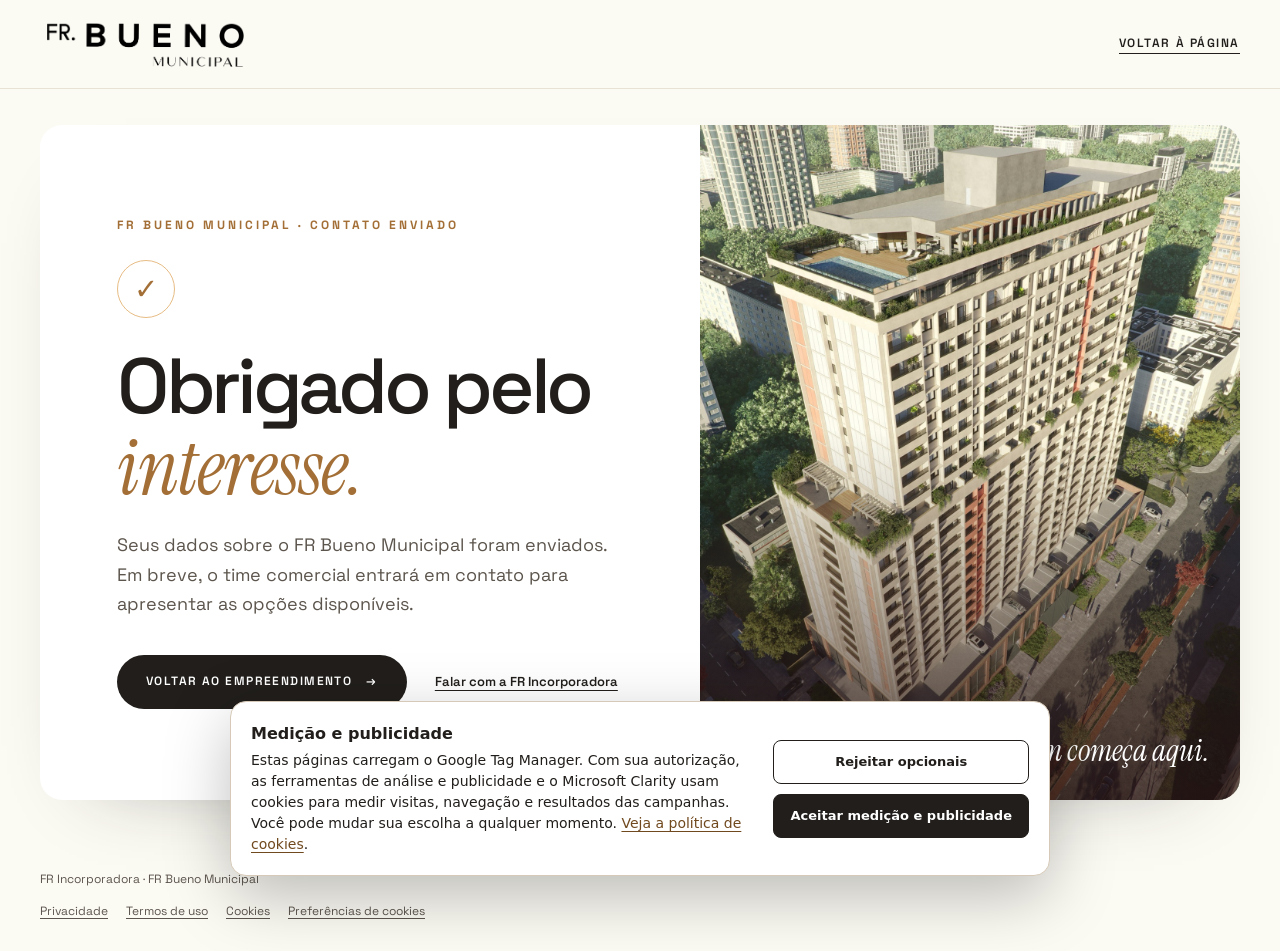
<file: bueno-obrigado/index.html>
<!doctype html>
<html lang="pt-BR">
<head>
  <meta charset="utf-8">
  <meta name="viewport" content="width=device-width, initial-scale=1">
  <meta name="robots" content="noindex,follow">
  <meta name="theme-color" content="#FBFAF3">
  <title>Obrigado pelo contato | FR Bueno Municipal</title>
  <meta name="description" content="Sua solicitação sobre o FR Bueno Municipal foi enviada.">
  <link rel="icon" type="image/svg+xml" href="../bueno/favicon.svg">
  <link rel="preconnect" href="https://fonts.googleapis.com">
  <link rel="preconnect" href="https://fonts.gstatic.com" crossorigin>
  <link href="https://fonts.googleapis.com/css2?family=Instrument+Serif:ital@0;1&family=Space+Grotesk:wght@400;500;600;700&display=swap" rel="stylesheet">
  <link rel="stylesheet" href="style.css">
  <link rel="stylesheet" href="../legal-links.css">
  <link rel="stylesheet" href="../gtm-consent.css">
  <script src="../gtm-consent.js" defer></script>
</head>
<body>
  <header><div class="shell"><a class="brand" href="../bueno/" aria-label="Voltar para FR Bueno Municipal"><img src="../bueno/images/logo-bueno-municipal.png" alt="FR Bueno Municipal"></a><a class="top-link" href="../bueno/">Voltar à página</a></div></header>
  <main class="shell"><div class="stage">
    <div class="copy">
      <p class="eyebrow">FR Bueno Municipal · Contato enviado</p>
      <div class="mark" aria-hidden="true">✓</div>
      <h1>Obrigado pelo <em>interesse.</em></h1>
      <p class="lead">Seus dados sobre o FR Bueno Municipal foram enviados. Em breve, o time comercial entrará em contato para apresentar as opções disponíveis.</p>
      <div class="actions"><a class="button" href="../bueno/">Voltar ao empreendimento <span aria-hidden="true">→</span></a><a class="text-link" href="https://frincorporadora.com.br/fale-conosco/">Falar com a FR Incorporadora</a></div>
    </div>
    <div class="visual"><img src="../bueno/images/fachada-aerea.jpg" alt="Vista do empreendimento FR Bueno Municipal"><span>Viver bem começa aqui.</span></div>
  </div></main>
  <footer class="shell">FR Incorporadora · FR Bueno Municipal<nav class="legal-links" aria-label="Informações legais"><a href="../politica-de-privacidade/">Privacidade</a><a href="../termos-de-uso/">Termos de uso</a><a href="../politica-de-cookies/">Cookies</a><button type="button" data-cookie-settings>Preferências de cookies</button></nav></footer>
</body>
</html>
</file>
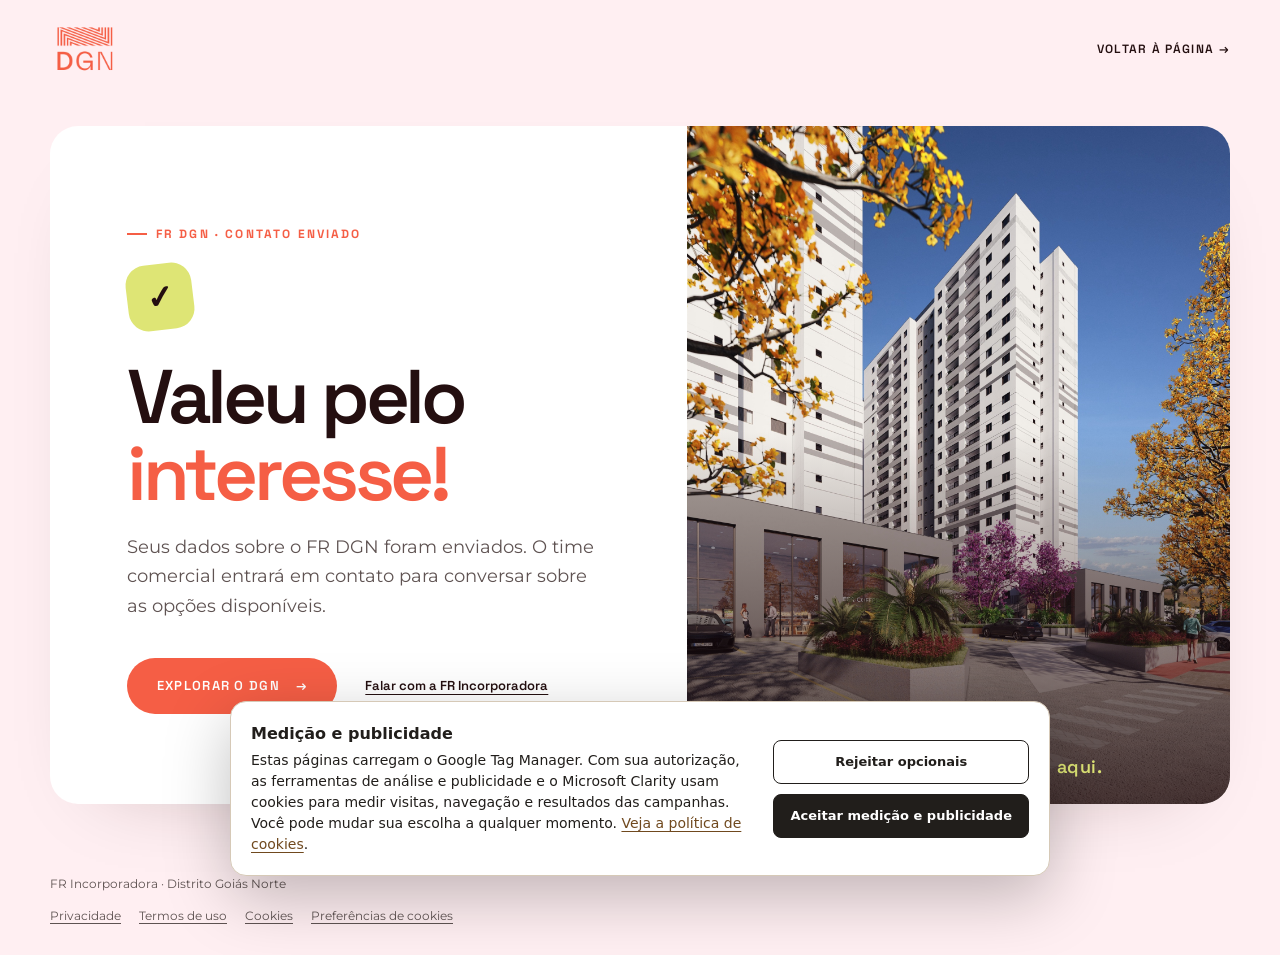
<file: dgn-obrigado/index.html>
<!doctype html>
<html lang="pt-BR">
<head>
  <meta charset="utf-8">
  <meta name="viewport" content="width=device-width, initial-scale=1">
  <meta name="robots" content="noindex,follow">
  <meta name="theme-color" content="#FFEFF2">
  <title>Obrigado pelo contato | FR DGN</title>
  <meta name="description" content="Sua solicitação sobre o FR DGN foi enviada.">
  <link rel="icon" type="image/svg+xml" href="../dgn/favicon.svg">
  <link rel="preconnect" href="https://fonts.googleapis.com">
  <link rel="preconnect" href="https://fonts.gstatic.com" crossorigin>
  <link href="https://fonts.googleapis.com/css2?family=Montserrat:wght@400;500;600&family=Space+Grotesk:wght@400;500;600;700&display=swap" rel="stylesheet">
  <link rel="stylesheet" href="style.css">
  <link rel="stylesheet" href="../legal-links.css">
  <link rel="stylesheet" href="../gtm-consent.css">
  <script src="../gtm-consent.js" defer></script>
</head>
<body>
  <header><div class="shell"><a class="brand" href="../dgn/" aria-label="Voltar para FR DGN"><img src="../dgn/images/logo-dgn.png" alt="DGN"></a><a class="top-link" href="../dgn/">Voltar à página →</a></div></header>
  <main class="shell"><div class="stage">
    <div class="copy">
      <p class="eyebrow">FR DGN · Contato enviado</p>
      <div class="mark" aria-hidden="true">✓</div>
      <h1>Valeu pelo <span>interesse!</span></h1>
      <p class="lead">Seus dados sobre o FR DGN foram enviados. O time comercial entrará em contato para conversar sobre as opções disponíveis.</p>
      <div class="actions"><a class="button" href="../dgn/">Explorar o DGN <span aria-hidden="true">→</span></a><a class="text-link" href="https://frincorporadora.com.br/fale-conosco/">Falar com a FR Incorporadora</a></div>
    </div>
    <div class="visual"><img src="../dgn/images/hero-fachada.jpg" alt="Fachada do empreendimento FR DGN"><span>Seu próximo capítulo pode começar aqui.</span></div>
  </div></main>
  <footer class="shell">FR Incorporadora · Distrito Goiás Norte<nav class="legal-links" aria-label="Informações legais"><a href="../politica-de-privacidade/">Privacidade</a><a href="../termos-de-uso/">Termos de uso</a><a href="../politica-de-cookies/">Cookies</a><button type="button" data-cookie-settings>Preferências de cookies</button></nav></footer>
</body>
</html>
</file>
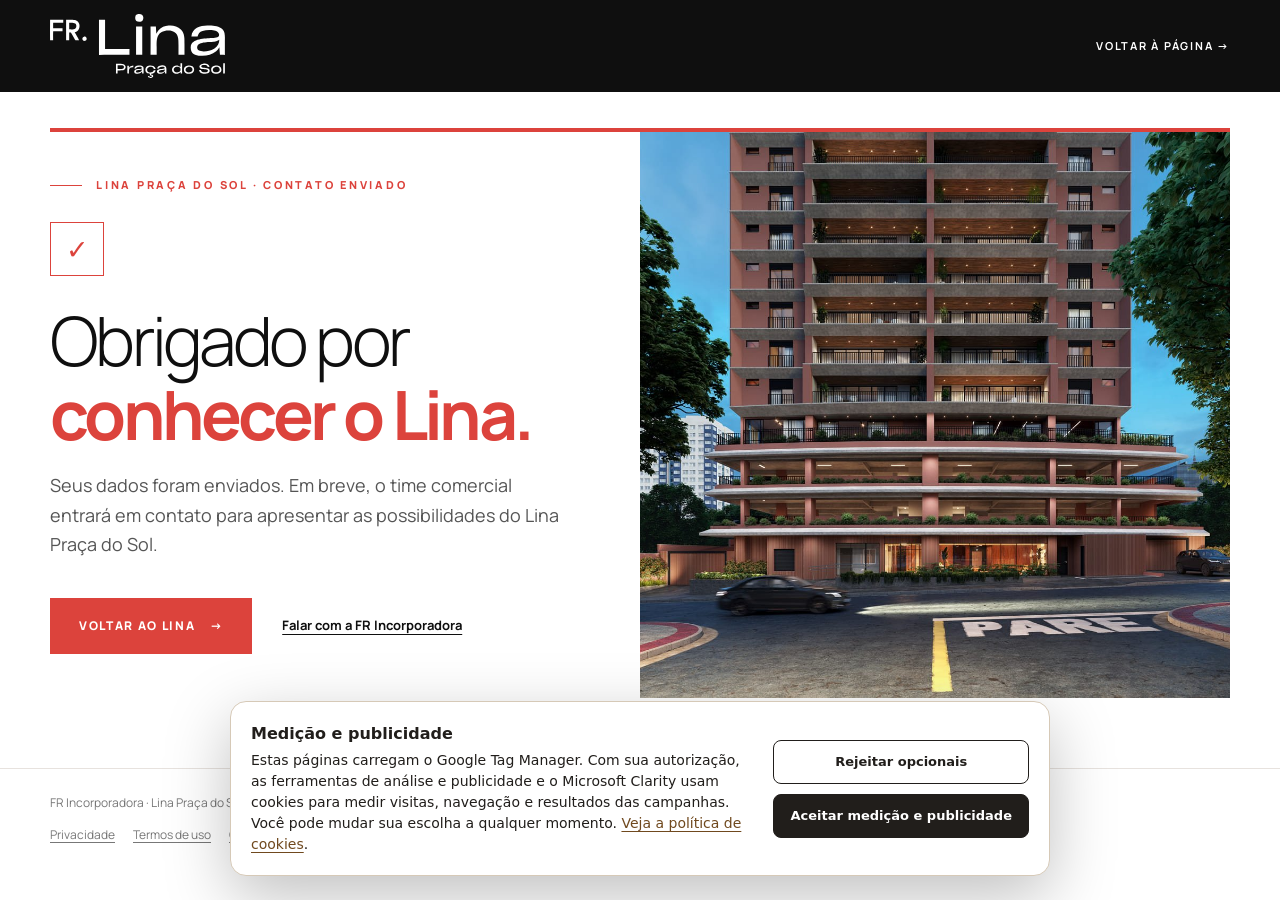
<file: lina-obrigado/index.html>
<!doctype html>
<html lang="pt-BR">
<head>
  <meta charset="utf-8">
  <meta name="viewport" content="width=device-width, initial-scale=1">
  <meta name="robots" content="noindex,follow">
  <meta name="theme-color" content="#0F0F0F">
  <title>Obrigado pelo contato | Lina Praça do Sol</title>
  <meta name="description" content="Sua solicitação sobre o Lina Praça do Sol foi enviada.">
  <link rel="icon" type="image/svg+xml" href="../lina/favicon.svg">
  <link rel="preconnect" href="https://fonts.googleapis.com">
  <link rel="preconnect" href="https://fonts.gstatic.com" crossorigin>
  <link href="https://fonts.googleapis.com/css2?family=Manrope:wght@300;400;500;600;700;800&display=swap" rel="stylesheet">
  <link rel="stylesheet" href="style.css">
  <link rel="stylesheet" href="../legal-links.css">
  <link rel="stylesheet" href="../gtm-consent.css">
  <script src="../gtm-consent.js" defer></script>
</head>
<body>
  <header><div class="shell"><a class="brand" href="../lina/" aria-label="Voltar para Lina Praça do Sol"><img src="../lina/images/logo-vetor-frlina.svg" alt="FR Lina Praça do Sol"></a><a class="top-link" href="../lina/">Voltar à página →</a></div></header>
  <main class="shell"><div class="stage">
    <div class="copy">
      <p class="eyebrow">Lina Praça do Sol · Contato enviado</p>
      <div class="mark" aria-hidden="true">✓</div>
      <h1>Obrigado por <strong>conhecer o Lina.</strong></h1>
      <p class="lead">Seus dados foram enviados. Em breve, o time comercial entrará em contato para apresentar as possibilidades do Lina Praça do Sol.</p>
      <div class="actions"><a class="button" href="../lina/">Voltar ao Lina <span aria-hidden="true">→</span></a><a class="text-link" href="https://frincorporadora.com.br/fale-conosco/">Falar com a FR Incorporadora</a></div>
    </div>
    <div class="visual"><img src="../lina/images/fachada-noite.jpg" alt="Fachada noturna do Lina Praça do Sol"></div>
  </div></main>
  <footer><div class="shell">FR Incorporadora · Lina Praça do Sol<nav class="legal-links" aria-label="Informações legais"><a href="../politica-de-privacidade/">Privacidade</a><a href="../termos-de-uso/">Termos de uso</a><a href="../politica-de-cookies/">Cookies</a><button type="button" data-cookie-settings>Preferências de cookies</button></nav></div></footer>
</body>
</html>
</file>
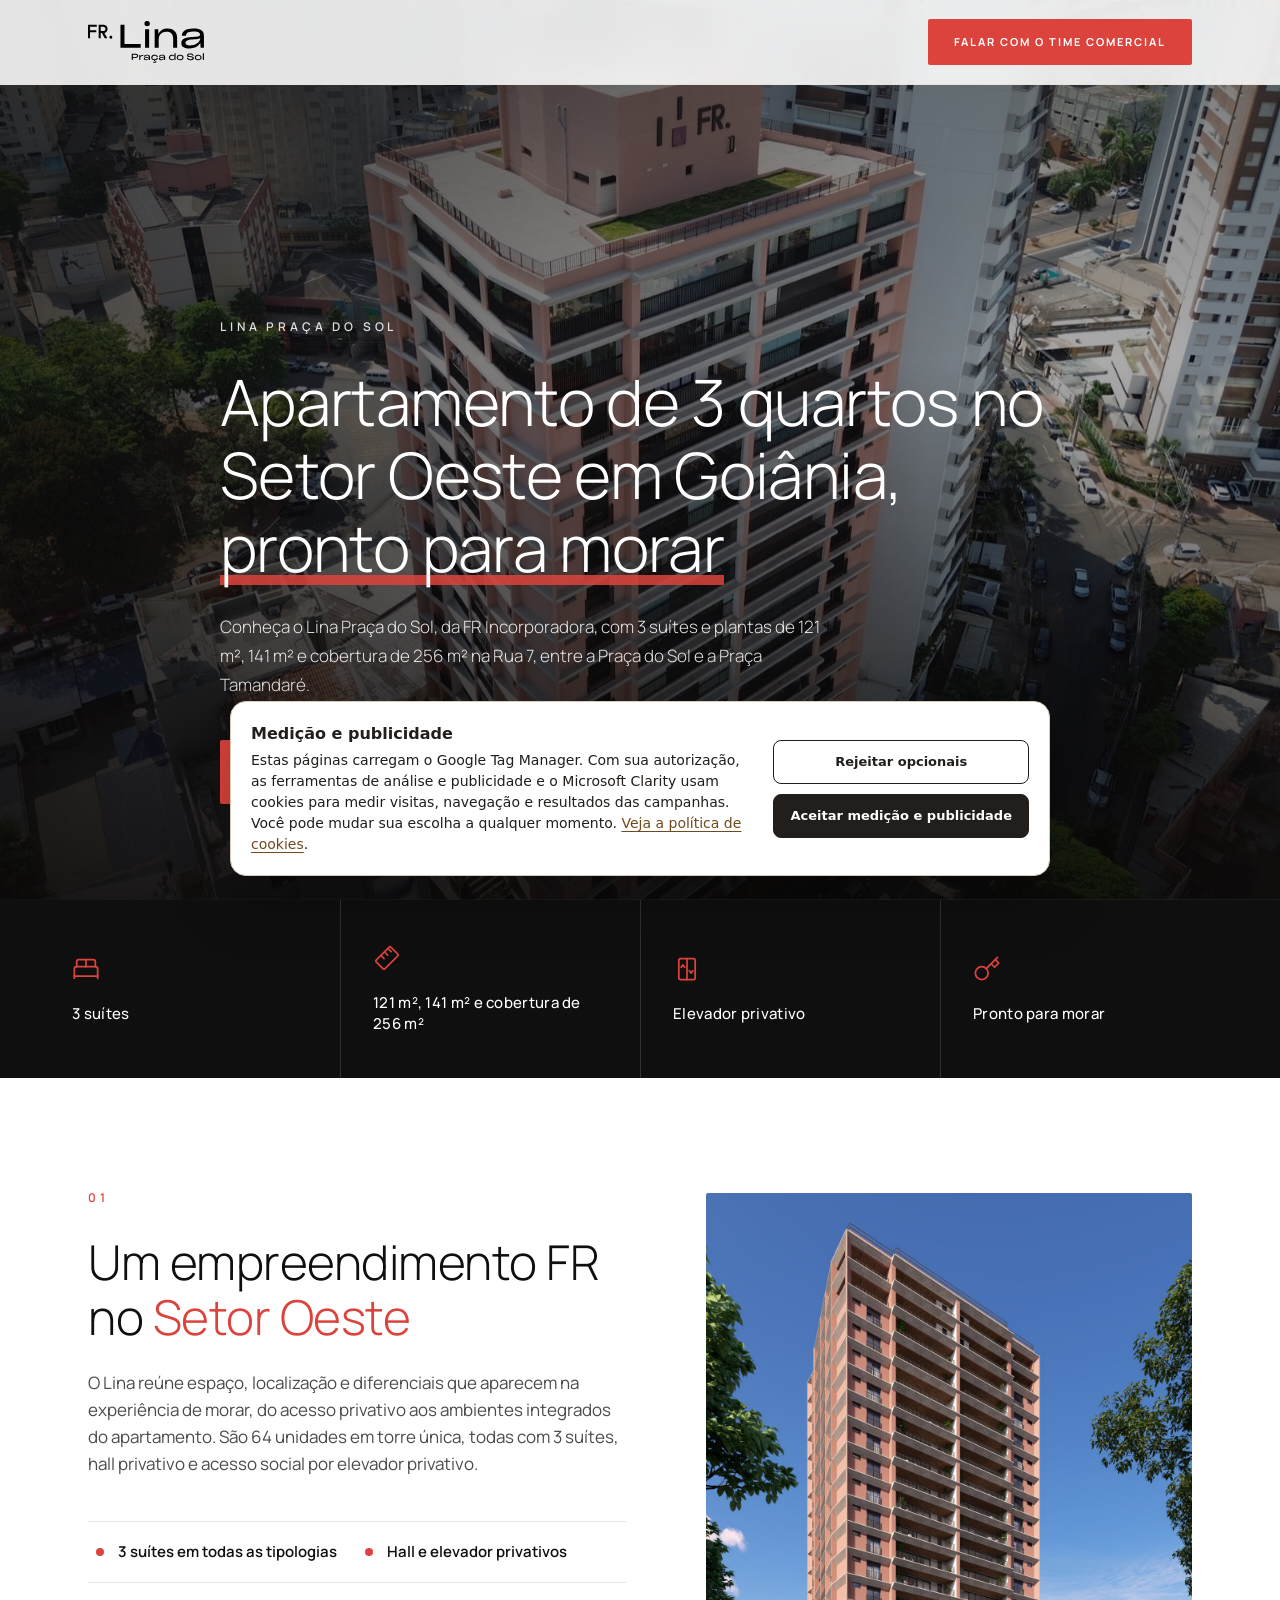
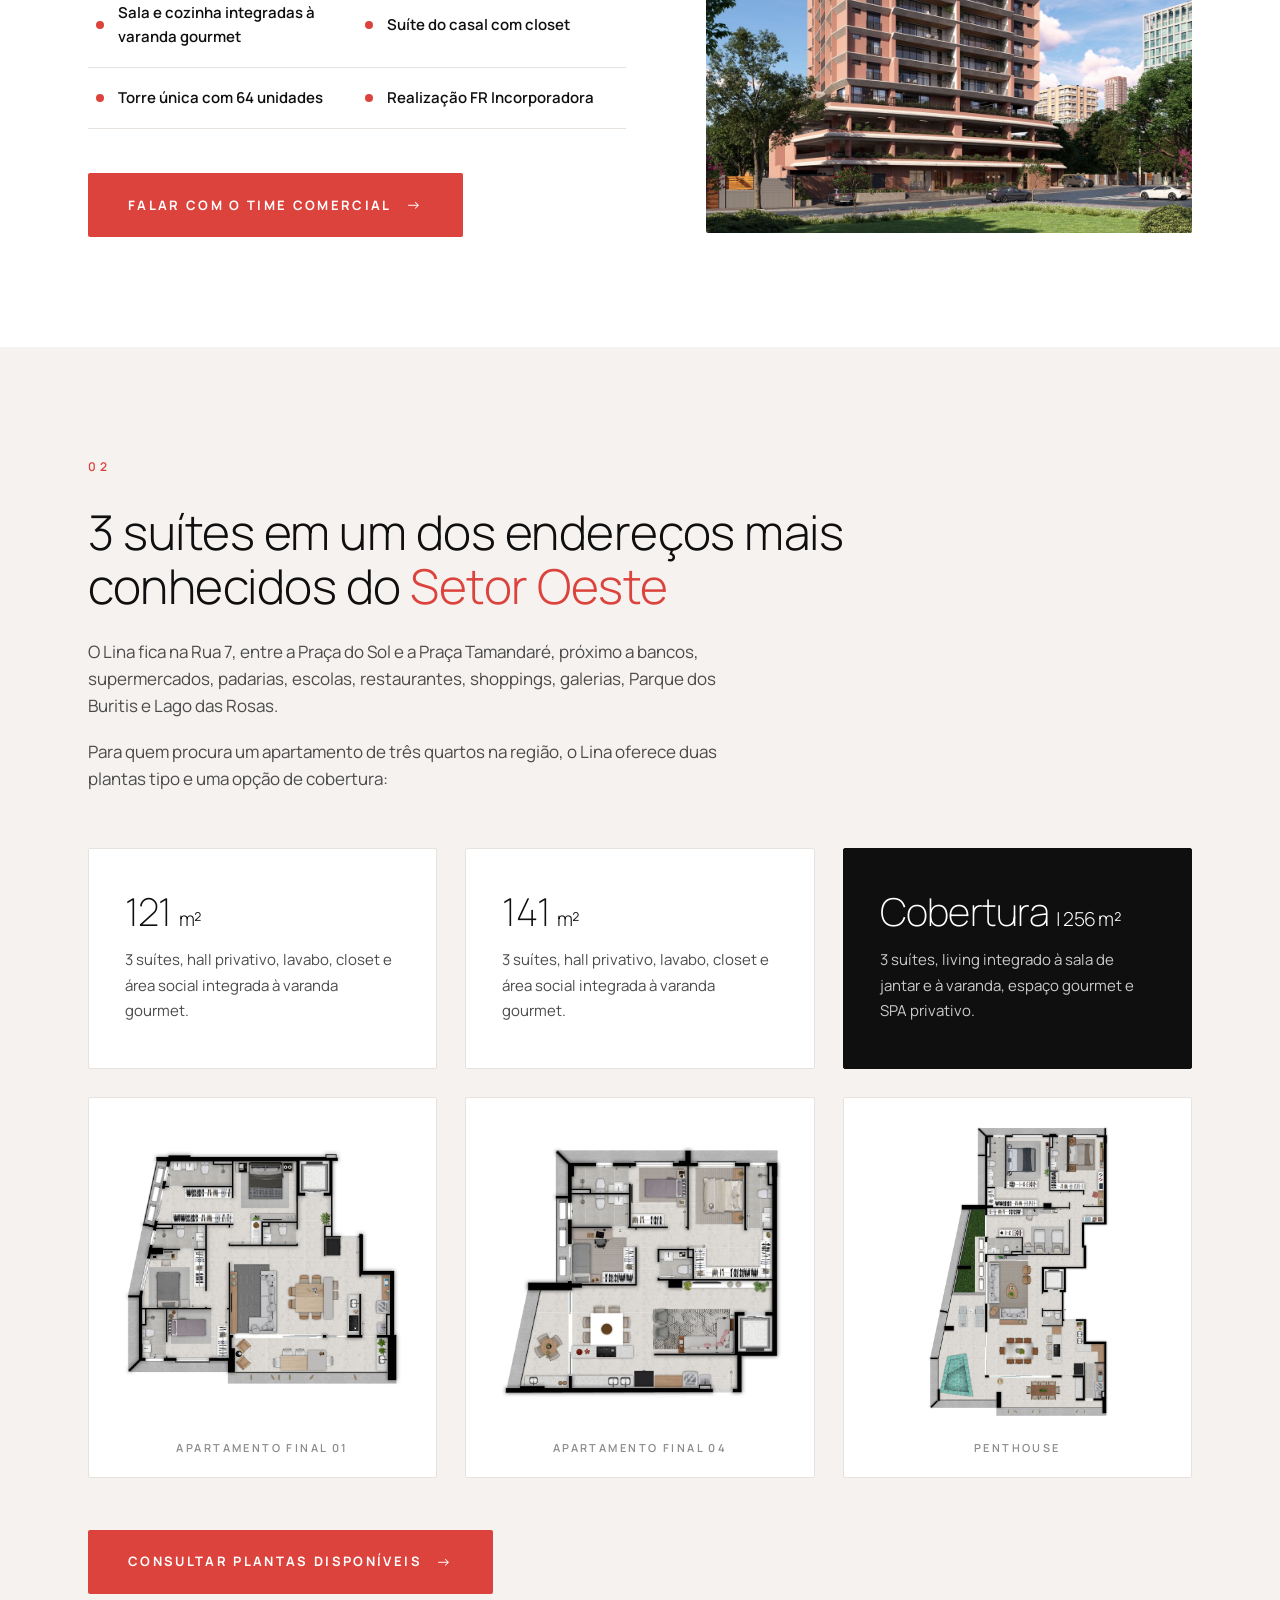
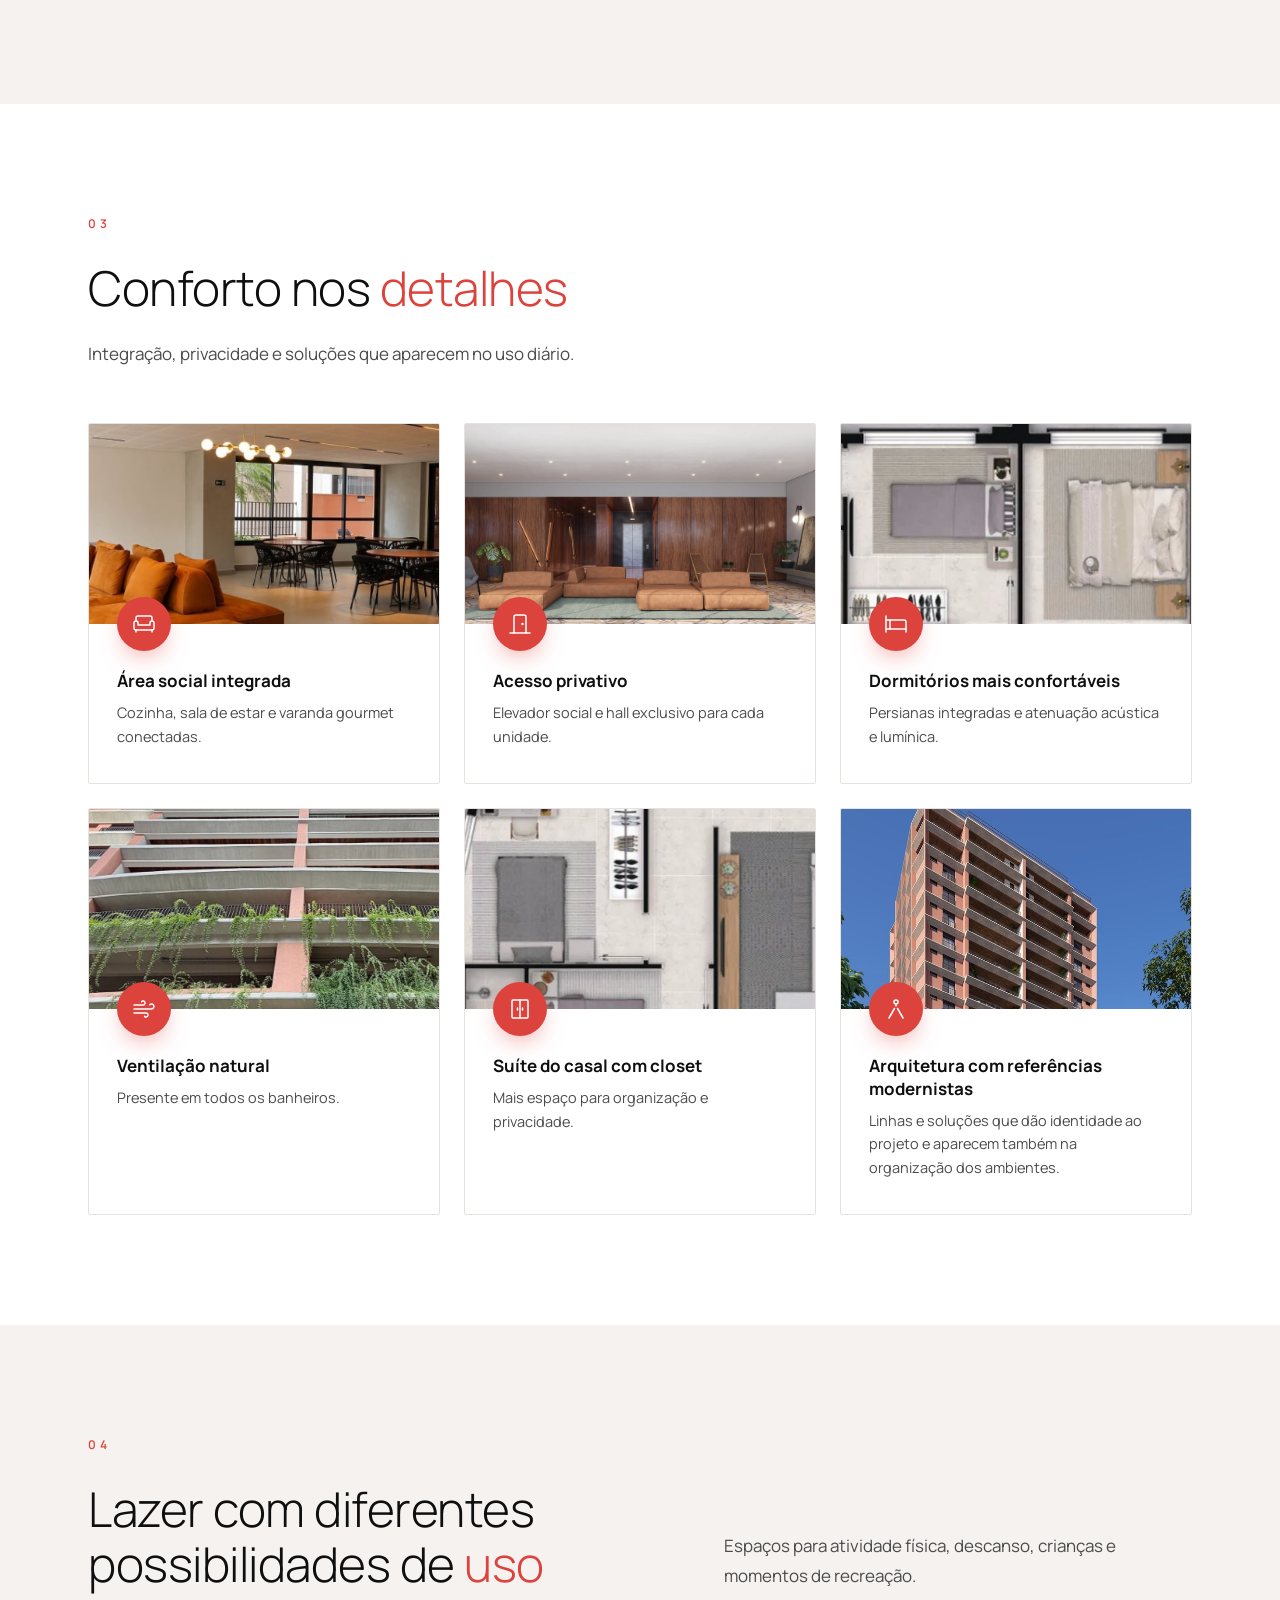
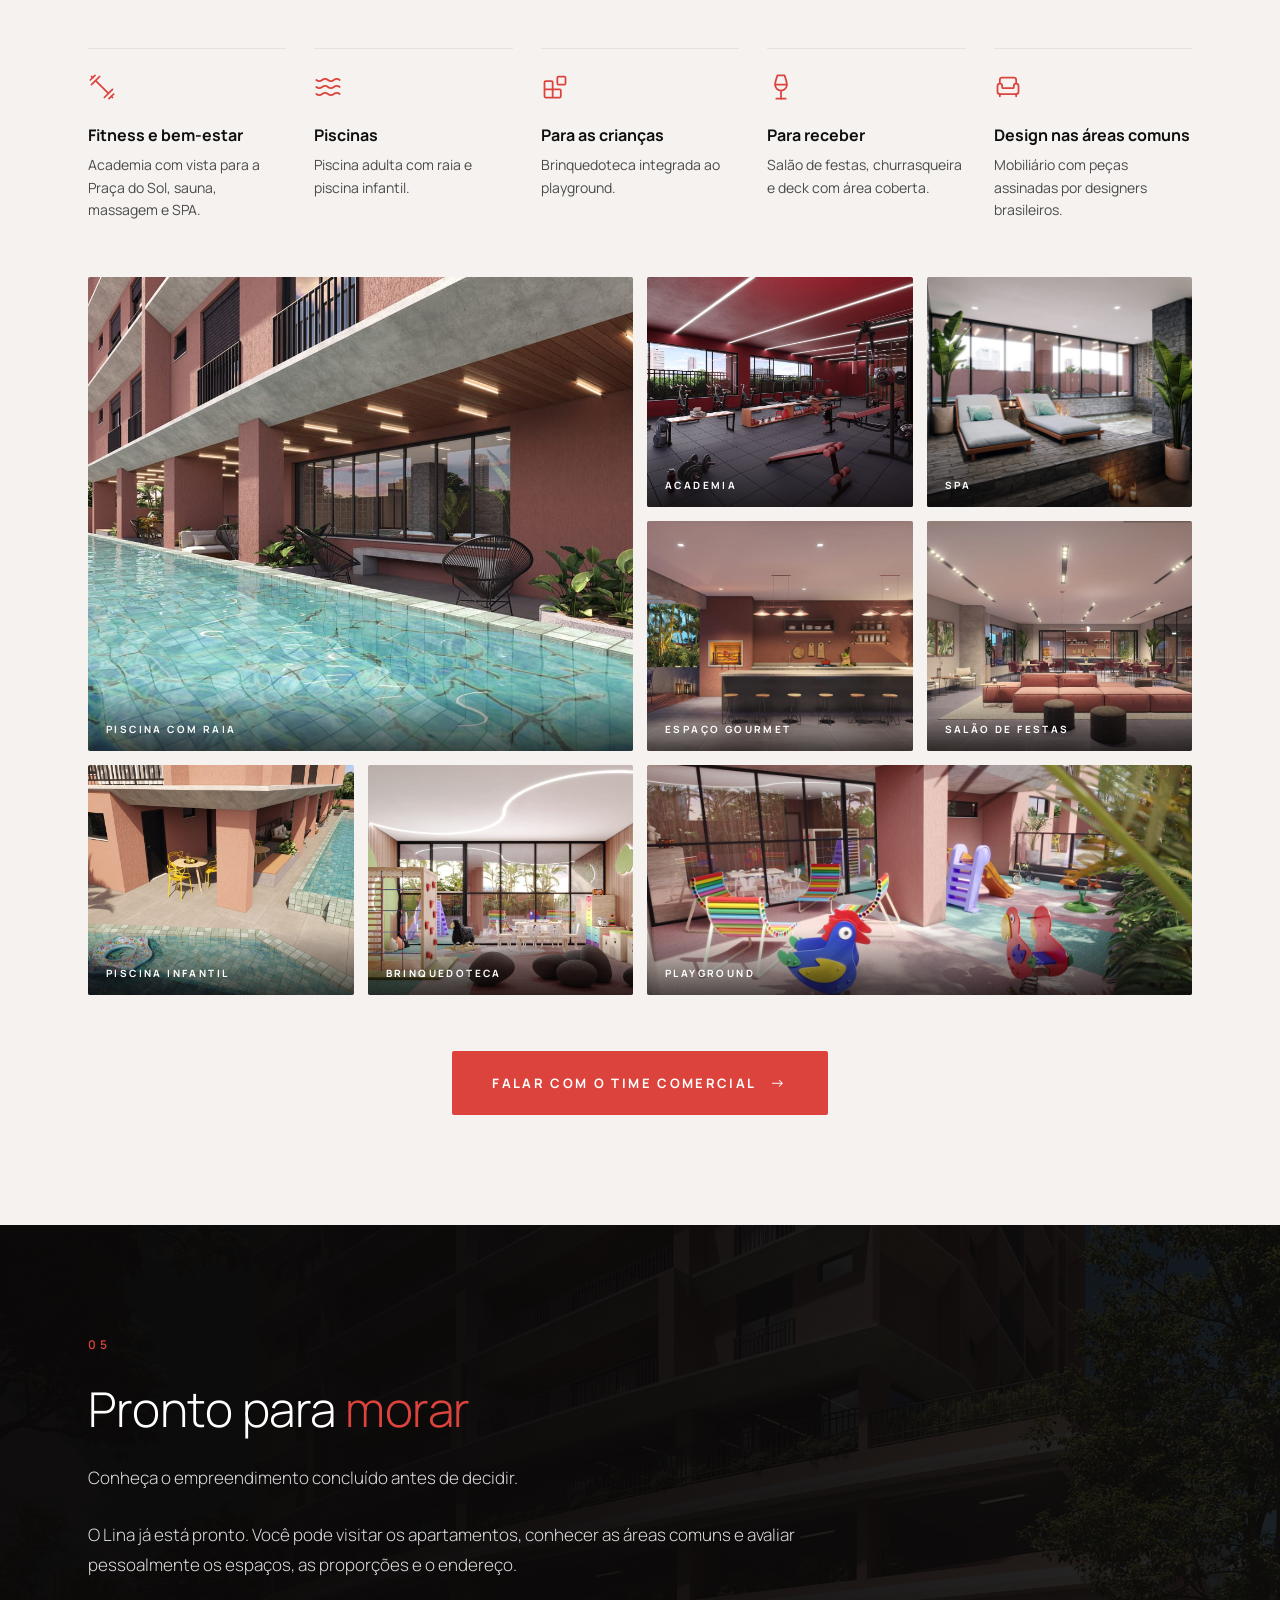
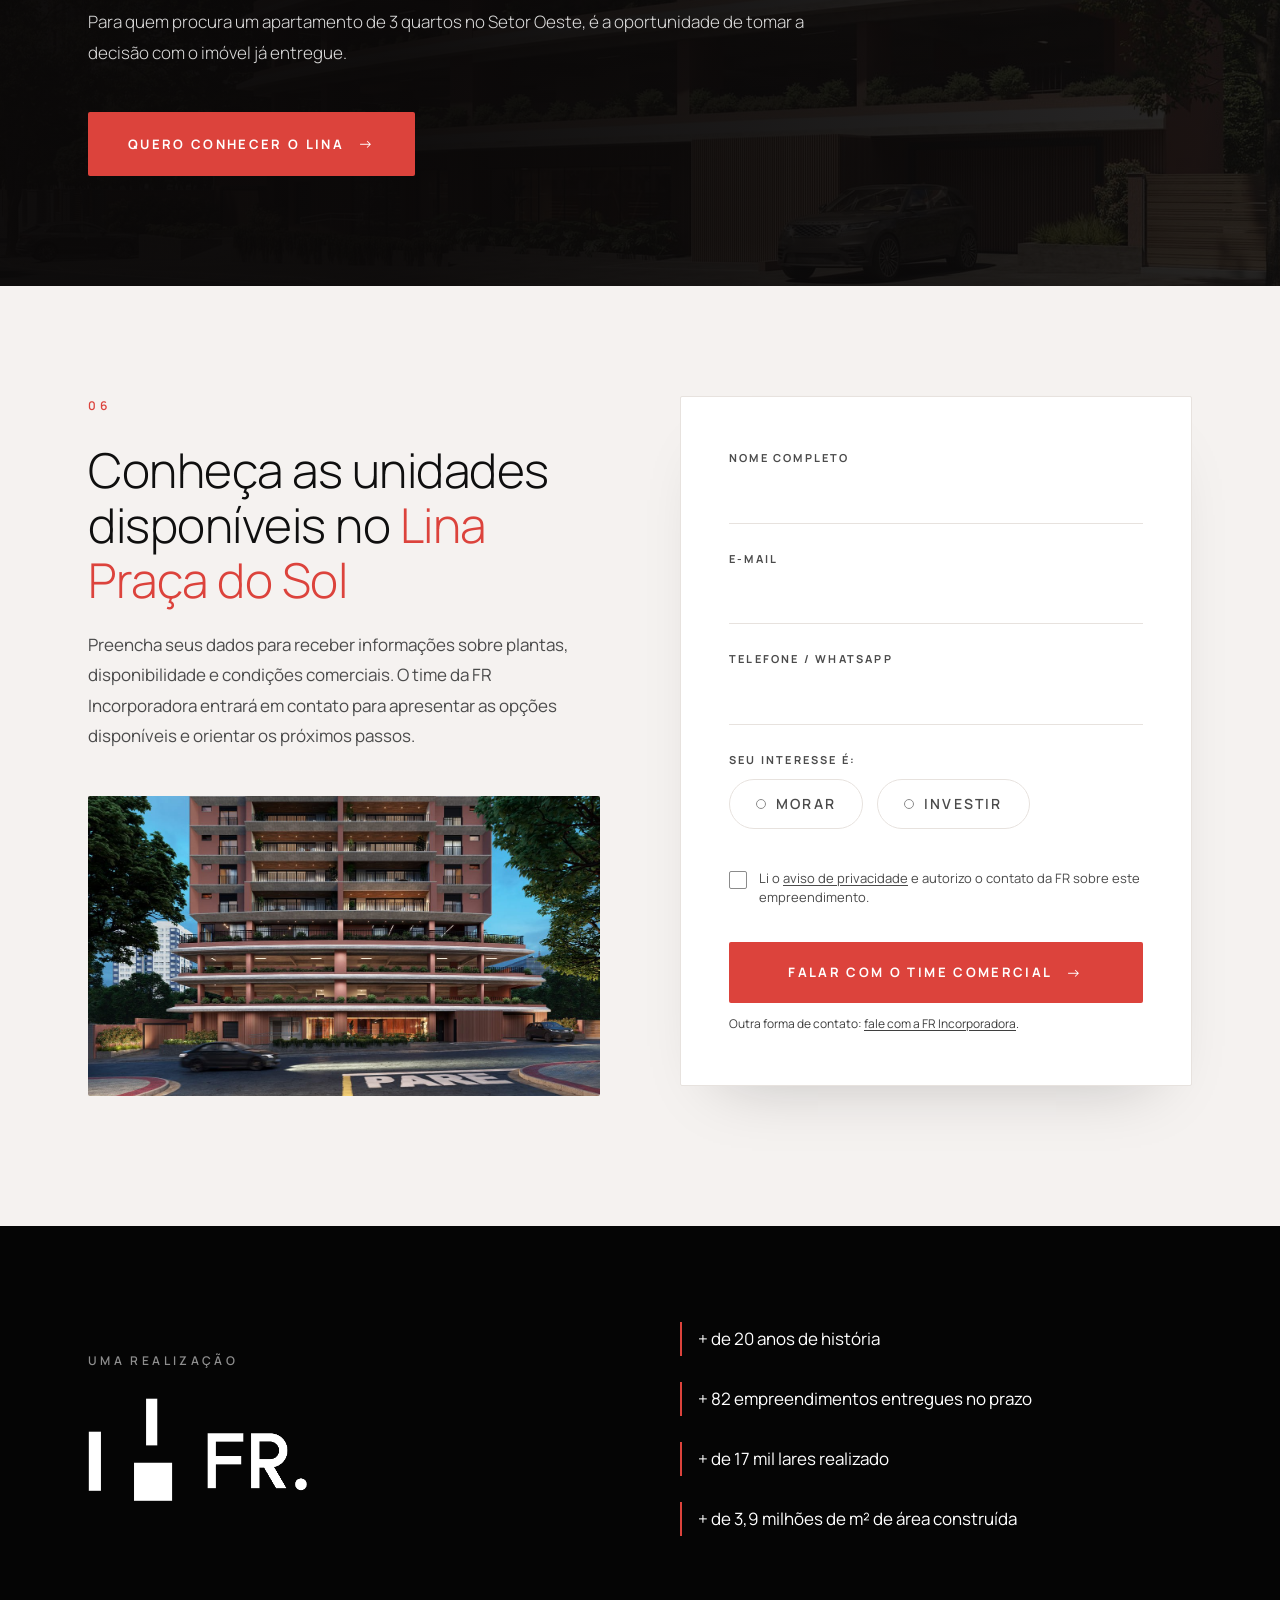
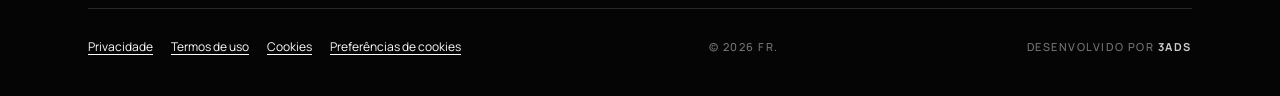
<file: lina/index.html>
<!DOCTYPE html>
<html lang="pt-BR">
<head>
<meta charset="UTF-8">
<meta name="viewport" content="width=device-width, initial-scale=1.0">
<link rel="icon" type="image/svg+xml" href="favicon.svg">
<title>Lina Praça do Sol | FR Incorporadora — Apartamento de 3 quartos no Setor Oeste</title>
<meta name="description" content="Conheça o Lina Praça do Sol, da FR Incorporadora, com 3 suítes e plantas de 121 m², 141 m² e cobertura de 256 m² na Rua 7, entre a Praça do Sol e a Praça Tamandaré.">
<link rel="canonical" href="https://empreendimento.frincorporadora.com.br/lina/">
<link rel="preconnect" href="https://fonts.googleapis.com">
<link rel="preconnect" href="https://fonts.gstatic.com" crossorigin>
<link href="https://fonts.googleapis.com/css2?family=Manrope:wght@200;300;400;500;600;700;800&display=swap" rel="stylesheet">
<link rel="stylesheet" href="../lead-form.css">
<link rel="stylesheet" href="../legal-links.css">
  <link rel="stylesheet" href="../gtm-consent.css">
  <script src="../gtm-consent.js" defer></script>
<link rel="stylesheet" href="style.css">
</head>
<body>

<!-- ============ HEADER ============ -->
<header>
  <div class="wrap">
    <div class="brand">
      <img src="images/logo-vetor-frlina.svg" alt="FR Lina Praça do Sol">
    </div>
    <!-- COPY: CTA -->
    <a class="btn" href="#contato">Falar com o time comercial</a>
  </div>
</header>

<!-- ============ HERO ============ -->
<section class="hero">
  <div class="hero-bg"></div>
  <div class="wrap">
    <span class="hero-kicker">Lina Praça do Sol</span>
    <!-- COPY: título hero -->
    <h1>Apartamento de 3 quartos no Setor Oeste em Goiânia, <em>pronto para morar</em></h1>
    <!-- COPY: subtítulo hero -->
    <p>Conheça o Lina Praça do Sol, da FR Incorporadora, com 3 suítes e plantas de 121 m², 141 m² e cobertura de 256 m² na Rua 7, entre a Praça do Sol e a Praça Tamandaré.</p>
    <!-- COPY: CTA -->
    <a class="btn" href="#contato">Falar com o time comercial <span class="arr">→</span></a>
  </div>
</section>

<!-- ============ STATS (copy) ============ -->
<div class="stats">
  <div class="wrap lp-style-01">
    <div class="stats-grid">
      <!-- COPY: destaques -->
      <div class="stat">
        <svg viewBox="0 0 24 24" aria-hidden="true"><path d="M2 20v-8a2 2 0 0 1 2-2h16a2 2 0 0 1 2 2v8"/><path d="M4 10V6a2 2 0 0 1 2-2h12a2 2 0 0 1 2 2v4"/><path d="M12 4v6"/><path d="M2 18h20"/></svg>
        <span class="s-label">3 suítes</span>
      </div>
      <div class="stat">
        <svg viewBox="0 0 24 24" aria-hidden="true"><path d="M21.3 8.7 15.3 2.7a1 1 0 0 0-1.4 0L2.7 13.9a1 1 0 0 0 0 1.4l6 6a1 1 0 0 0 1.4 0L21.3 10.1a1 1 0 0 0 0-1.4Z"/><path d="m7.5 10.5 2 2"/><path d="m10.5 7.5 2 2"/><path d="m13.5 4.5 2 2"/></svg>
        <span class="s-label">121 m², 141 m² e cobertura de 256 m²</span>
      </div>
      <div class="stat">
        <svg viewBox="0 0 24 24" aria-hidden="true"><rect x="5" y="3" width="14" height="18" rx="1.5"/><path d="M12 3v18"/><path d="m7 10.5 1.5-2 1.5 2"/><path d="m14 13.5 1.5 2 1.5-2"/></svg>
        <span class="s-label">Elevador privativo</span>
      </div>
      <div class="stat">
        <svg viewBox="0 0 24 24" aria-hidden="true"><path d="m21 2-9.6 9.6"/><circle cx="7.5" cy="15.5" r="5.5"/><path d="m15.5 7.5 3 3L22 7l-3-3"/></svg>
        <span class="s-label">Pronto para morar</span>
      </div>
    </div>
  </div>
</div>

<!-- ============ EMPREENDIMENTO ============ -->
<section class="emp">
  <div class="wrap">
    <div class="emp-grid">
      <div class="reveal">
        <div class="sec-head"><span class="sec-num">01</span></div>
        <!-- COPY -->
        <h2>Um empreendimento FR no <em>Setor Oeste</em></h2>
        <p class="lead lp-style-02">O Lina reúne espaço, localização e diferenciais que aparecem na experiência de morar, do acesso privativo aos ambientes integrados do apartamento. São 64 unidades em torre única, todas com 3 suítes, hall privativo e acesso social por elevador privativo.</p>
        <!-- COPY: bullets -->
        <div class="feat-list">
          <div class="feat"><i></i>3 suítes em todas as tipologias</div>
          <div class="feat"><i></i>Hall e elevador privativos</div>
          <div class="feat"><i></i>Sala e cozinha integradas à varanda gourmet</div>
          <div class="feat"><i></i>Suíte do casal com closet</div>
          <div class="feat"><i></i>Torre única com 64 unidades</div>
          <div class="feat"><i></i>Realização FR Incorporadora</div>
        </div>
        <!-- COPY: CTA -->
        <a class="btn" href="#contato">Falar com o time comercial <span class="arr">→</span></a>
      </div>
      <div class="emp-photo reveal">
        <img src="images/fachada-torre.jpg" alt="Fachada do Lina Praça do Sol">
      </div>
    </div>
  </div>
</section>

<!-- ============ PLANTAS ============ -->
<section class="plantas" id="plantas">
  <div class="wrap">
    <div class="reveal">
      <div class="sec-head"><span class="sec-num">02</span></div>
      <!-- COPY -->
      <h2 class="lp-style-03">3 suítes em um dos endereços mais conhecidos do <em>Setor Oeste</em></h2>
      <p class="lead lp-style-02">O Lina fica na Rua 7, entre a Praça do Sol e a Praça Tamandaré, próximo a bancos, supermercados, padarias, escolas, restaurantes, shoppings, galerias, Parque dos Buritis e Lago das Rosas.</p>
      <p class="lead lp-style-04">Para quem procura um apartamento de três quartos na região, o Lina oferece duas plantas tipo e uma opção de cobertura:</p>
    </div>

    <div class="tip-grid">
      <!-- COPY: tipologia 121 -->
      <div class="tip-card reveal">
        <span class="m2">121 <small>m²</small></span>
        <p>3 suítes, hall privativo, lavabo, closet e área social integrada à varanda gourmet.</p>
      </div>
      <!-- COPY: tipologia 141 -->
      <div class="tip-card reveal lp-style-05">
        <span class="m2">141 <small>m²</small></span>
        <p>3 suítes, hall privativo, lavabo, closet e área social integrada à varanda gourmet.</p>
      </div>
      <!-- COPY: cobertura -->
      <div class="tip-card tip-card--dark reveal lp-style-06">
        <span class="m2">Cobertura <small>| 256 m²</small></span>
        <p>3 suítes, living integrado à sala de jantar e à varanda, espaço gourmet e SPA privativo.</p>
      </div>
    </div>

    <div class="plan-figs">
      <figure class="reveal">
        <img src="images/apartamento-01.jpg" alt="Planta — Apartamento Final 01" loading="lazy">
        <figcaption>Apartamento Final 01</figcaption>
      </figure>
      <figure class="reveal lp-style-05">
        <img src="images/apartamento-04.jpg" alt="Planta — Apartamento Final 04" loading="lazy">
        <figcaption>Apartamento Final 04</figcaption>
      </figure>
      <figure class="reveal lp-style-06">
        <img src="images/penthouse.jpg" alt="Planta — Penthouse" loading="lazy">
        <figcaption>Penthouse</figcaption>
      </figure>
    </div>

    <!-- COPY: CTA -->
    <a class="btn" href="#contato">Consultar plantas disponíveis <span class="arr">→</span></a>
  </div>
</section>

<!-- ============ CONFORTO NOS DETALHES ============ -->
<section>
  <div class="wrap">
    <div class="reveal">
      <div class="sec-head"><span class="sec-num">03</span></div>
      <!-- COPY -->
      <h2>Conforto nos <em>detalhes</em></h2>
      <p class="lead lp-style-02">Integração, privacidade e soluções que aparecem no uso diário.</p>
    </div>
    <div class="conf-grid">
      <!-- COPY: itens -->
      <div class="conf-card reveal">
        <div class="conf-media">
          <img src="images/card-area-social.jpg" alt="Área social" loading="lazy">
          <span class="conf-ico"><svg viewBox="0 0 24 24" aria-hidden="true"><path d="M20 9V6a2 2 0 0 0-2-2H6a2 2 0 0 0-2 2v3"/><path d="M2 11v5a2 2 0 0 0 2 2h16a2 2 0 0 0 2-2v-5a2 2 0 0 0-4 0v2H6v-2a2 2 0 0 0-4 0Z"/><path d="M4 18v2"/><path d="M20 18v2"/></svg></span>
        </div>
        <div class="conf-body">
          <h3>Área social integrada</h3>
          <p>Cozinha, sala de estar e varanda gourmet conectadas.</p>
        </div>
      </div>
      <div class="conf-card reveal lp-style-07">
        <div class="conf-media">
          <img src="images/card-acesso.jpg" alt="Acesso do Lina Praça do Sol" loading="lazy">
          <span class="conf-ico"><svg viewBox="0 0 24 24" aria-hidden="true"><path d="M18 21V5a2 2 0 0 0-2-2H8a2 2 0 0 0-2 2v16"/><path d="M2 21h20"/><circle cx="14.5" cy="12" r=".5"/></svg></span>
        </div>
        <div class="conf-body">
          <h3>Acesso privativo</h3>
          <p>Elevador social e hall exclusivo para cada unidade.</p>
        </div>
      </div>
      <div class="conf-card reveal lp-style-08">
        <div class="conf-media">
          <img src="images/card-dormitorios.jpg" alt="Fachada do Lina ao entardecer" loading="lazy">
          <span class="conf-ico"><svg viewBox="0 0 24 24" aria-hidden="true"><path d="M2 4v16"/><path d="M2 8h18a2 2 0 0 1 2 2v10"/><path d="M2 17h20"/><path d="M6 8v9"/></svg></span>
        </div>
        <div class="conf-body">
          <h3>Dormitórios mais confortáveis</h3>
          <p>Persianas integradas e atenuação acústica e lumínica.</p>
        </div>
      </div>
      <div class="conf-card reveal">
        <div class="conf-media">
          <img src="images/card-ventilacao.jpg" alt="Varandas com vegetação" loading="lazy">
          <span class="conf-ico"><svg viewBox="0 0 24 24" aria-hidden="true"><path d="M17.7 7.7a2.5 2.5 0 1 1 1.8 4.3H2"/><path d="M9.6 4.6A2 2 0 1 1 11 8H2"/><path d="M12.6 19.4A2 2 0 1 0 14 16H2"/></svg></span>
        </div>
        <div class="conf-body">
          <h3>Ventilação natural</h3>
          <p>Presente em todos os banheiros.</p>
        </div>
      </div>
      <div class="conf-card reveal lp-style-07">
        <div class="conf-media">
          <img src="images/card-suite.jpg" alt="Ambiente interno" loading="lazy">
          <span class="conf-ico"><svg viewBox="0 0 24 24" aria-hidden="true"><rect x="4" y="3" width="16" height="18" rx="1"/><path d="M12 3v18"/><path d="M9.5 11v2"/><path d="M14.5 11v2"/></svg></span>
        </div>
        <div class="conf-body">
          <h3>Suíte do casal com closet</h3>
          <p>Mais espaço para organização e privacidade.</p>
        </div>
      </div>
      <div class="conf-card reveal lp-style-08">
        <div class="conf-media">
          <img src="images/card-arquitetura.jpg" alt="Torre do Lina Praça do Sol" loading="lazy">
          <span class="conf-ico"><svg viewBox="0 0 24 24" aria-hidden="true"><circle cx="12" cy="5" r="2"/><path d="m5 21 5.5-9.5"/><path d="m19 21-5.5-9.5"/><path d="M12 7v2"/></svg></span>
        </div>
        <div class="conf-body">
          <h3>Arquitetura com referências modernistas</h3>
          <p>Linhas e soluções que dão identidade ao projeto e aparecem também na organização dos ambientes.</p>
        </div>
      </div>
    </div>
  </div>
</section>

<!-- ============ LAZER ============ -->
<section class="lazer">
  <div class="wrap">
    <div class="lazer-head">
      <div class="reveal">
        <div class="sec-head"><span class="sec-num">04</span></div>
        <!-- COPY -->
        <h2>Lazer com diferentes possibilidades de <em>uso</em></h2>
      </div>
      <!-- COPY -->
      <p class="lead reveal">Espaços para atividade física, descanso, crianças e momentos de recreação.</p>
    </div>

    <div class="lazer-items">
      <!-- COPY: itens -->
      <div class="lz-item reveal">
        <svg viewBox="0 0 24 24" aria-hidden="true"><path d="m6.5 6.5 11 11"/><path d="m21 21-1-1"/><path d="m3 3 1 1"/><path d="m18 22 4-4"/><path d="m2 6 4-4"/><path d="m3 10 7-7"/><path d="m14 21 7-7"/></svg>
        <h3>Fitness e bem-estar</h3>
        <p>Academia com vista para a Praça do Sol, sauna, massagem e SPA.</p>
      </div>
      <div class="lz-item reveal lp-style-07">
        <svg viewBox="0 0 24 24" aria-hidden="true"><path d="M2 6c.6.5 1.2 1 2.5 1C7 7 7 5 9.5 5c2.6 0 2.4 2 5 2 2.5 0 2.5-2 5-2 1.3 0 1.9.5 2.5 1"/><path d="M2 12c.6.5 1.2 1 2.5 1 2.5 0 2.5-2 5-2 2.6 0 2.4 2 5 2 2.5 0 2.5-2 5-2 1.3 0 1.9.5 2.5 1"/><path d="M2 18c.6.5 1.2 1 2.5 1 2.5 0 2.5-2 5-2 2.6 0 2.4 2 5 2 2.5 0 2.5-2 5-2 1.3 0 1.9.5 2.5 1"/></svg>
        <h3>Piscinas</h3>
        <p>Piscina adulta com raia e piscina infantil.</p>
      </div>
      <div class="lz-item reveal lp-style-08">
        <svg viewBox="0 0 24 24" aria-hidden="true"><rect x="14" y="3" width="7" height="7" rx="1"/><path d="M10 21V8a1 1 0 0 0-1-1H4a1 1 0 0 0-1 1v12a1 1 0 0 0 1 1h12a1 1 0 0 0 1-1v-5a1 1 0 0 0-1-1H3"/></svg>
        <h3>Para as crianças</h3>
        <p>Brinquedoteca integrada ao playground.</p>
      </div>
      <div class="lz-item reveal lp-style-09">
        <svg viewBox="0 0 24 24" aria-hidden="true"><path d="M8 22h8"/><path d="M7 10h10"/><path d="M12 15v7"/><path d="M12 15a5 5 0 0 0 5-5c0-2-.5-4-2-8H9c-1.5 4-2 6-2 8a5 5 0 0 0 5 5Z"/></svg>
        <h3>Para receber</h3>
        <p>Salão de festas, churrasqueira e deck com área coberta.</p>
      </div>
      <div class="lz-item reveal lp-style-10">
        <svg viewBox="0 0 24 24" aria-hidden="true"><path d="M19 9V6a2 2 0 0 0-2-2H7a2 2 0 0 0-2 2v3"/><path d="M3 16a2 2 0 0 0 2 2h14a2 2 0 0 0 2-2v-5a2 2 0 0 0-4 0v1.5a.5.5 0 0 1-.5.5h-9a.5.5 0 0 1-.5-.5V11a2 2 0 0 0-4 0z"/><path d="M5 18v2"/><path d="M19 18v2"/></svg>
        <h3>Design nas áreas comuns</h3>
        <p>Mobiliário com peças assinadas por designers brasileiros.</p>
      </div>
    </div>

    <div class="gal">
      <figure class="wide tall reveal"><img src="images/piscina-raia.jpg" alt="Piscina adulta com raia" loading="lazy"><figcaption>Piscina com raia</figcaption></figure>
      <figure class="reveal"><img src="images/academia.jpg" alt="Academia com vista para a Praça do Sol" loading="lazy"><figcaption>Academia</figcaption></figure>
      <figure class="reveal"><img src="images/spa.jpg" alt="SPA" loading="lazy"><figcaption>SPA</figcaption></figure>
      <figure class="reveal"><img src="images/espaco-gourmet.jpg" alt="Espaço gourmet" loading="lazy"><figcaption>Espaço gourmet</figcaption></figure>
      <figure class="reveal"><img src="images/salao-de-festas.jpg" alt="Salão de festas" loading="lazy"><figcaption>Salão de festas</figcaption></figure>
      <figure class="reveal"><img src="images/piscina-infantil.jpg" alt="Piscina infantil" loading="lazy"><figcaption>Piscina infantil</figcaption></figure>
      <figure class="reveal"><img src="images/brinquedoteca.jpg" alt="Brinquedoteca" loading="lazy"><figcaption>Brinquedoteca</figcaption></figure>
      <figure class="wide reveal"><img src="images/playground.jpg" alt="Playground" loading="lazy"><figcaption>Playground</figcaption></figure>
    </div>

    <div class="lazer-cta reveal">
      <!-- COPY: CTA -->
      <a class="btn" href="#contato">Falar com o time comercial <span class="arr">→</span></a>
    </div>
  </div>
</section>

<!-- ============ PRONTO PARA MORAR ============ -->
<section class="pronto">
  <div class="wrap">
    <div class="reveal">
      <div class="sec-head"><span class="sec-num">05</span></div>
      <!-- COPY -->
      <h2>Pronto para <em class="lp-style-11">morar</em></h2>
      <p class="pronto-sub">Conheça o empreendimento concluído antes de decidir.</p>
      <p>O Lina já está pronto. Você pode visitar os apartamentos, conhecer as áreas comuns e avaliar pessoalmente os espaços, as proporções e o endereço.</p>
      <p>Para quem procura um apartamento de 3 quartos no Setor Oeste, é a oportunidade de tomar a decisão com o imóvel já entregue.</p>
      <!-- COPY: CTA -->
      <a class="btn" href="#contato">Quero conhecer o Lina <span class="arr">→</span></a>
    </div>
  </div>
</section>

<!-- ============ CONTATO ============ -->
<section class="contato" id="contato">
  <div class="wrap">
    <div class="contato-grid">
      <div class="contato-copy reveal">
        <div class="sec-head"><span class="sec-num">06</span></div>
        <!-- COPY -->
        <h2>Conheça as unidades disponíveis no <em>Lina Praça do Sol</em></h2>
        <p class="lead">Preencha seus dados para receber informações sobre plantas, disponibilidade e condições comerciais. O time da FR Incorporadora entrará em contato para apresentar as opções disponíveis e orientar os próximos passos.</p>
        <img class="mini-fachada" src="images/fachada-noite.jpg" alt="Lina Praça do Sol" loading="lazy">
      </div>

      <form class="form-card reveal" action="https://hook.us2.make.com/xg03bh2gbava2s9f83v88raf4e1v7r7p" method="post" data-tracking-slug="lina" data-obrigado="../lina-obrigado/">
        <input type="hidden" name="empreendimento" value="Lina Praça do Sol">
        <div class="field">
          <!-- COPY: campo -->
          <label for="nome">Nome completo</label>
          <input type="text" id="nome" name="nome" required autocomplete="name">
        </div>
        <div class="field">
          <!-- COPY: campo -->
          <label for="email">E-mail</label>
          <input type="email" id="email" name="email" required autocomplete="email">
        </div>
        <div class="field">
          <!-- COPY: campo -->
          <label for="tel">Telefone / WhatsApp</label>
          <input type="tel" id="tel" name="telefone" required autocomplete="tel">
        </div>
        <div class="field">
          <!-- COPY: campo -->
          <label>Seu interesse é:</label>
          <div class="choices">
            <label class="chip"><input type="checkbox" name="interesse" value="Morar"><span>Morar</span></label>
            <label class="chip"><input type="checkbox" name="interesse" value="Investir"><span>Investir</span></label>
          </div>
        </div>
        <div class="lgpd">
          <input type="checkbox" id="lgpd" name="lgpd" value="sim" required>
          <!-- COPY: consentimento -->
          <label for="lgpd">Li o <a href="../politica-de-privacidade/" target="_blank" rel="noopener noreferrer">aviso de privacidade</a> e autorizo o contato da FR sobre este empreendimento.</label>
        </div>
        <!-- COPY: CTA -->
        <button class="btn" type="submit">Falar com o time comercial <span class="arr">→</span></button>
        <p class="form-status" role="status" aria-live="polite"></p>
        <p class="form-help">Outra forma de contato: <a href="https://frincorporadora.com.br/fale-conosco/">fale com a FR Incorporadora</a>.</p>
      </form>
    </div>
  </div>
</section>

<!-- ============ FOOTER ============ -->
<footer>
  <div class="wrap">
    <div class="foot">
      <div class="foot-logo reveal">
        <span class="foot-kicker">Uma realização</span>
        <img src="images/marca-fr.png" alt="FR Incorporadora">
      </div>
      <!-- COPY: números FR -->
      <div class="foot-nums reveal">
        <div class="foot-num">+ de 20 anos de história</div>
        <div class="foot-num">+ 82 empreendimentos entregues no prazo</div>
        <div class="foot-num">+ de 17 mil lares realizado</div>
        <div class="foot-num">+ de 3,9 milhões de m² de área construída</div>
      </div>
    </div>
    <div class="foot-base">
      <nav class="legal-links" aria-label="Informações legais"><a href="../politica-de-privacidade/">Privacidade</a><a href="../termos-de-uso/">Termos de uso</a><a href="../politica-de-cookies/">Cookies</a><button type="button" data-cookie-settings>Preferências de cookies</button></nav>
      <small>© 2026 FR.</small>
      <small>Desenvolvido por <b>3ADS</b></small>
    </div>
  </div>
</footer>

<script src="page.js" defer></script>
<script src="../lead-form.js" defer></script>

</body>
</html>
</file>
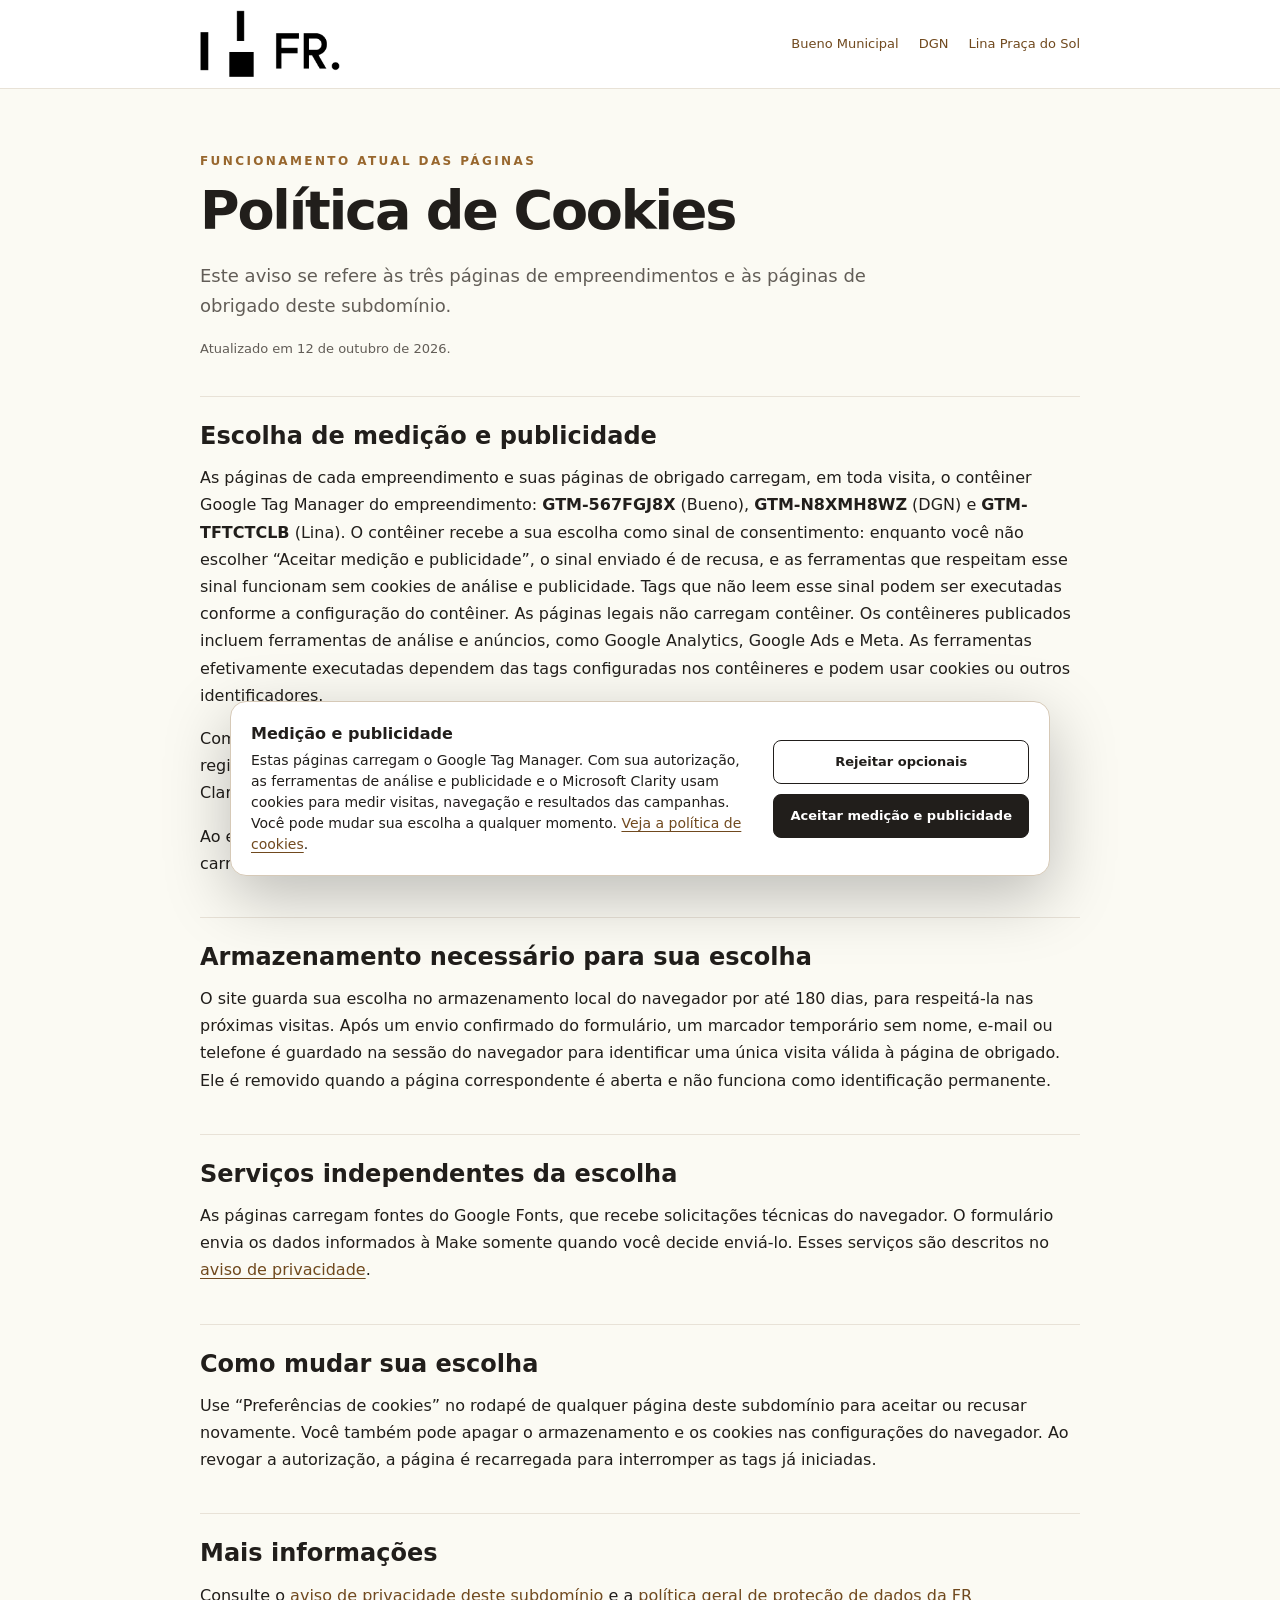
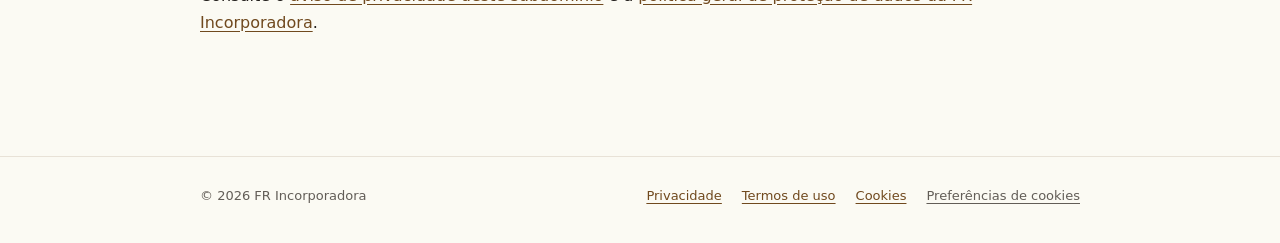
<file: politica-de-cookies/index.html>
<!doctype html>
<html lang="pt-BR">
<head>
  <meta charset="utf-8">
  <meta name="viewport" content="width=device-width, initial-scale=1">
  <meta name="robots" content="index,follow">
  <meta name="description" content="Entenda o uso de cookies e recursos de terceiros nas páginas dos empreendimentos da FR Incorporadora.">
  <link rel="canonical" href="https://empreendimento.frincorporadora.com.br/politica-de-cookies/">
  <link rel="icon" type="image/svg+xml" href="../bueno/favicon.svg">
  <link rel="stylesheet" href="../legal.css">
  <link rel="stylesheet" href="../gtm-consent.css">
  <script src="../gtm-consent.js" defer></script>
  <title>Política de Cookies | Empreendimentos FR Incorporadora</title>
</head>
<body>
  <header class="site-header"><div class="wrap"><a class="brand" href="../bueno/" aria-label="FR Incorporadora"><img src="../bueno/images/marca-fr.png" alt="FR Incorporadora"></a><nav aria-label="Empreendimentos"><a href="../bueno/">Bueno Municipal</a><a href="../dgn/">DGN</a><a href="../lina/">Lina Praça do Sol</a></nav></div></header>
  <main class="wrap">
    <p class="eyebrow">Funcionamento atual das páginas</p>
    <h1>Política de Cookies</h1>
    <p class="intro">Este aviso se refere às três páginas de empreendimentos e às páginas de obrigado deste subdomínio.</p>
    <p class="updated">Atualizado em 12 de outubro de 2026.</p>
    <section><h2>Escolha de medição e publicidade</h2><p>As páginas de cada empreendimento e suas páginas de obrigado carregam, em toda visita, o contêiner Google Tag Manager do empreendimento: <strong>GTM-567FGJ8X</strong> (Bueno), <strong>GTM-N8XMH8WZ</strong> (DGN) e <strong>GTM-TFTCTCLB</strong> (Lina). O contêiner recebe a sua escolha como sinal de consentimento: enquanto você não escolher “Aceitar medição e publicidade”, o sinal enviado é de recusa, e as ferramentas que respeitam esse sinal funcionam sem cookies de análise e publicidade. Tags que não leem esse sinal podem ser executadas conforme a configuração do contêiner. As páginas legais não carregam contêiner. Os contêineres publicados incluem ferramentas de análise e anúncios, como Google Analytics, Google Ads e Meta. As ferramentas efetivamente executadas dependem das tags configuradas nos contêineres e podem usar cookies ou outros identificadores.</p><p>Com o mesmo aceite, as páginas dos empreendimentos também carregam o <strong>Microsoft Clarity</strong>, que registra de forma agregada cliques, rolagem e navegação para entender o uso da página. Sem aceite, o Clarity não é carregado.</p><p>Ao escolher “Rejeitar opcionais”, o contêiner continua recebendo o sinal de recusa e o Clarity não é carregado. A recusa não impede o uso dos formulários ou a leitura do conteúdo.</p></section>
    <section><h2>Armazenamento necessário para sua escolha</h2><p>O site guarda sua escolha no armazenamento local do navegador por até 180 dias, para respeitá-la nas próximas visitas. Após um envio confirmado do formulário, um marcador temporário sem nome, e-mail ou telefone é guardado na sessão do navegador para identificar uma única visita válida à página de obrigado. Ele é removido quando a página correspondente é aberta e não funciona como identificação permanente.</p></section>
    <section><h2>Serviços independentes da escolha</h2><p>As páginas carregam fontes do Google Fonts, que recebe solicitações técnicas do navegador. O formulário envia os dados informados à Make somente quando você decide enviá-lo. Esses serviços são descritos no <a href="../politica-de-privacidade/">aviso de privacidade</a>.</p></section>
    <section><h2>Como mudar sua escolha</h2><p>Use “Preferências de cookies” no rodapé de qualquer página deste subdomínio para aceitar ou recusar novamente. Você também pode apagar o armazenamento e os cookies nas configurações do navegador. Ao revogar a autorização, a página é recarregada para interromper as tags já iniciadas.</p></section>
    <section><h2>Mais informações</h2><p>Consulte o <a href="../politica-de-privacidade/">aviso de privacidade deste subdomínio</a> e a <a href="https://frincorporadora.com.br/wp-content/uploads/2023/11/12-FR-_-Politica-de-Protecao-de-Dados-Pessoais.pdf">política geral de proteção de dados da FR Incorporadora</a>.</p></section>
  </main>
  <footer><div class="wrap"><span>© 2026 FR Incorporadora</span><nav aria-label="Informações legais"><a href="../politica-de-privacidade/">Privacidade</a><a href="../termos-de-uso/">Termos de uso</a><a href="../politica-de-cookies/" aria-current="page">Cookies</a><button type="button" data-cookie-settings>Preferências de cookies</button></nav></div></footer>
</body>
</html>
</file>
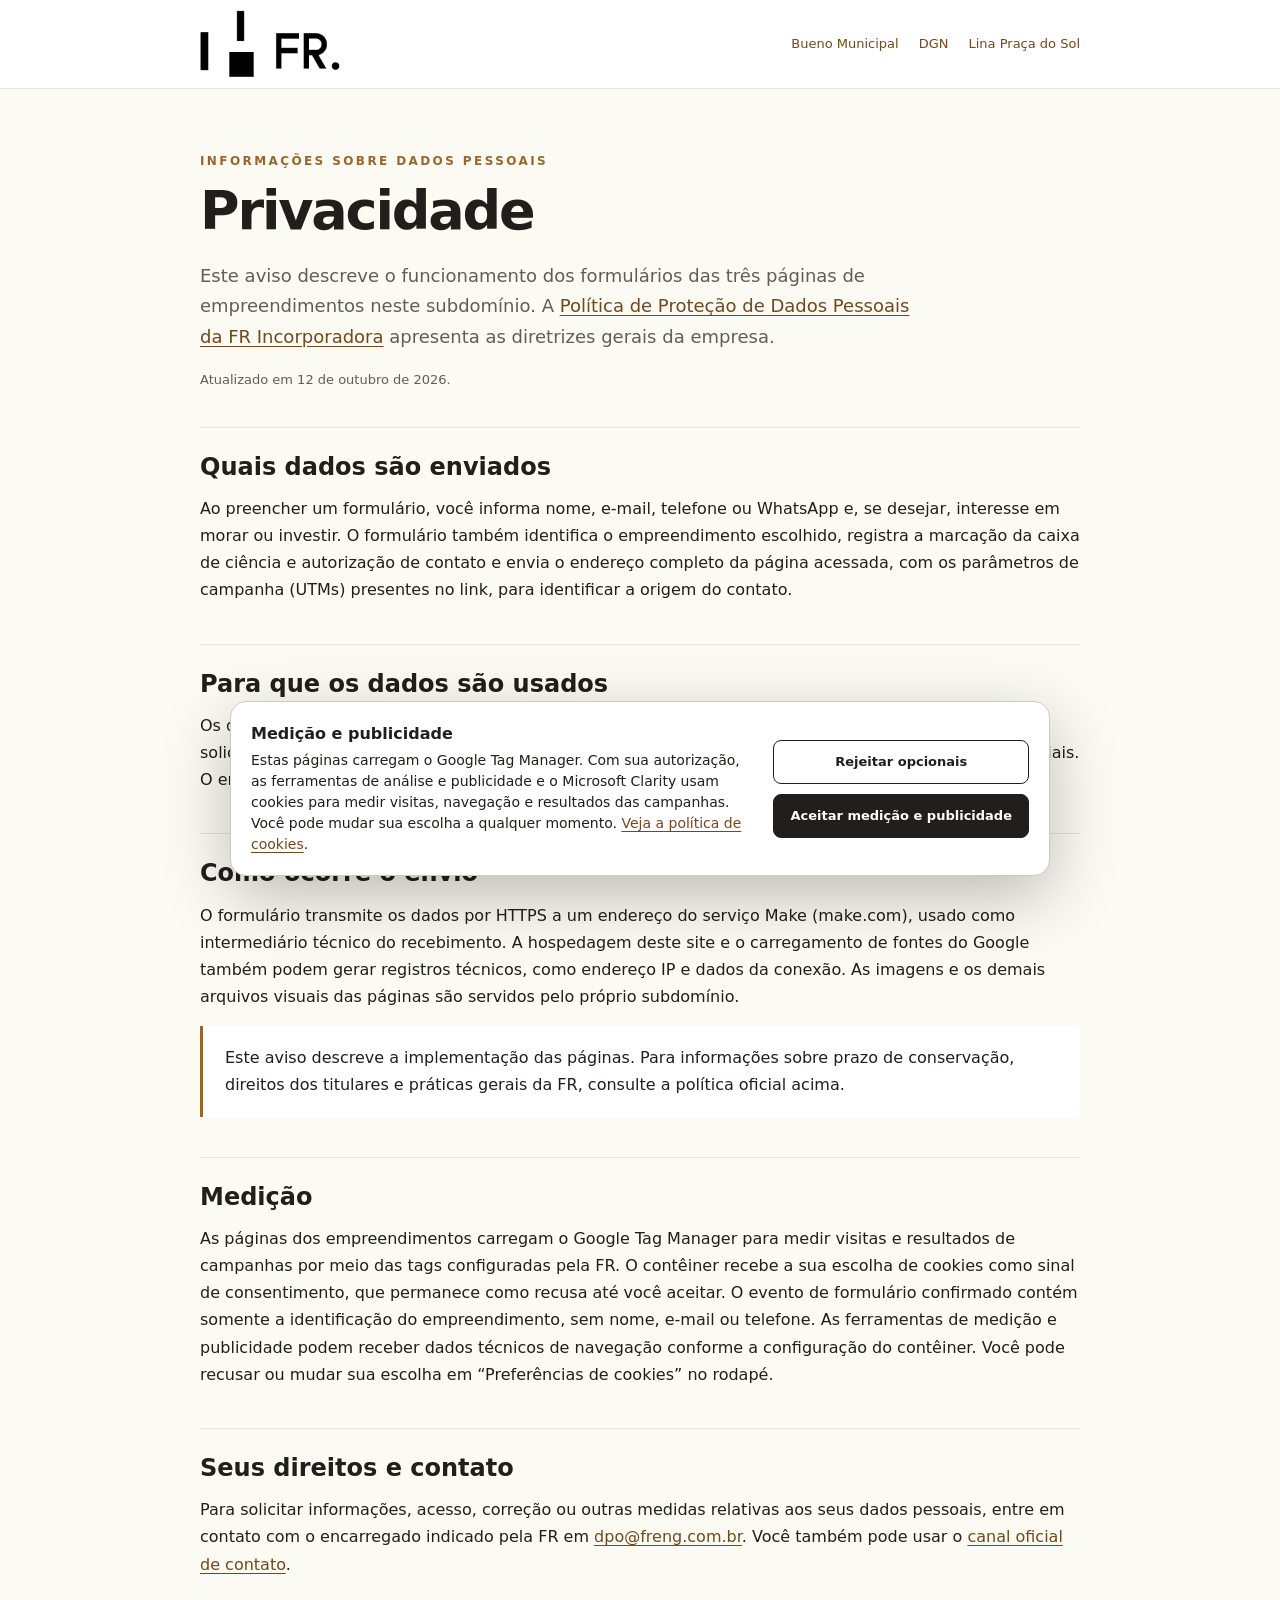
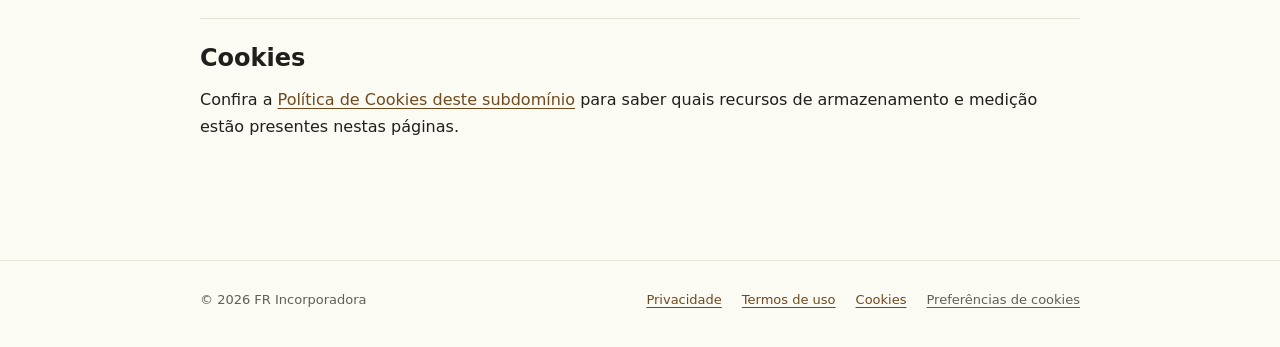
<file: politica-de-privacidade/index.html>
<!doctype html>
<html lang="pt-BR">
<head>
  <meta charset="utf-8">
  <meta name="viewport" content="width=device-width, initial-scale=1">
  <meta name="robots" content="index,follow">
  <meta name="description" content="Saiba como os dados enviados nos formulários dos empreendimentos FR Bueno Municipal, DGN e Lina Praça do Sol são utilizados.">
  <link rel="canonical" href="https://empreendimento.frincorporadora.com.br/politica-de-privacidade/">
  <link rel="icon" type="image/svg+xml" href="../bueno/favicon.svg">
  <link rel="stylesheet" href="../legal.css">
  <link rel="stylesheet" href="../gtm-consent.css">
  <script src="../gtm-consent.js" defer></script>
  <title>Privacidade | Empreendimentos FR Incorporadora</title>
</head>
<body>
  <header class="site-header"><div class="wrap"><a class="brand" href="../bueno/" aria-label="FR Incorporadora"><img src="../bueno/images/marca-fr.png" alt="FR Incorporadora"></a><nav aria-label="Empreendimentos"><a href="../bueno/">Bueno Municipal</a><a href="../dgn/">DGN</a><a href="../lina/">Lina Praça do Sol</a></nav></div></header>
  <main class="wrap">
    <p class="eyebrow">Informações sobre dados pessoais</p>
    <h1>Privacidade</h1>
    <p class="intro">Este aviso descreve o funcionamento dos formulários das três páginas de empreendimentos neste subdomínio. A <a href="https://frincorporadora.com.br/wp-content/uploads/2023/11/12-FR-_-Politica-de-Protecao-de-Dados-Pessoais.pdf">Política de Proteção de Dados Pessoais da FR Incorporadora</a> apresenta as diretrizes gerais da empresa.</p>
    <p class="updated">Atualizado em 12 de outubro de 2026.</p>
    <section><h2>Quais dados são enviados</h2><p>Ao preencher um formulário, você informa nome, e-mail, telefone ou WhatsApp e, se desejar, interesse em morar ou investir. O formulário também identifica o empreendimento escolhido, registra a marcação da caixa de ciência e autorização de contato e envia o endereço completo da página acessada, com os parâmetros de campanha (UTMs) presentes no link, para identificar a origem do contato.</p></section>
    <section><h2>Para que os dados são usados</h2><p>Os dados informados são enviados para que a equipe comercial da FR Incorporadora possa responder à solicitação e entrar em contato sobre o empreendimento selecionado, suas unidades e condições comerciais. O envio do formulário não conclui uma reserva ou compra.</p></section>
    <section><h2>Como ocorre o envio</h2><p>O formulário transmite os dados por HTTPS a um endereço do serviço Make (<span lang="en">make.com</span>), usado como intermediário técnico do recebimento. A hospedagem deste site e o carregamento de fontes do Google também podem gerar registros técnicos, como endereço IP e dados da conexão. As imagens e os demais arquivos visuais das páginas são servidos pelo próprio subdomínio.</p><p class="note">Este aviso descreve a implementação das páginas. Para informações sobre prazo de conservação, direitos dos titulares e práticas gerais da FR, consulte a política oficial acima.</p></section>
    <section><h2>Medição</h2><p>As páginas dos empreendimentos carregam o Google Tag Manager para medir visitas e resultados de campanhas por meio das tags configuradas pela FR. O contêiner recebe a sua escolha de cookies como sinal de consentimento, que permanece como recusa até você aceitar. O evento de formulário confirmado contém somente a identificação do empreendimento, sem nome, e-mail ou telefone. As ferramentas de medição e publicidade podem receber dados técnicos de navegação conforme a configuração do contêiner. Você pode recusar ou mudar sua escolha em “Preferências de cookies” no rodapé.</p></section>
    <section><h2>Seus direitos e contato</h2><p>Para solicitar informações, acesso, correção ou outras medidas relativas aos seus dados pessoais, entre em contato com o encarregado indicado pela FR em <a href="mailto:dpo@freng.com.br">dpo@freng.com.br</a>. Você também pode usar o <a href="https://frincorporadora.com.br/fale-conosco/">canal oficial de contato</a>.</p></section>
    <section><h2>Cookies</h2><p>Confira a <a href="../politica-de-cookies/">Política de Cookies deste subdomínio</a> para saber quais recursos de armazenamento e medição estão presentes nestas páginas.</p></section>
  </main>
  <footer><div class="wrap"><span>© 2026 FR Incorporadora</span><nav aria-label="Informações legais"><a href="../politica-de-privacidade/" aria-current="page">Privacidade</a><a href="../termos-de-uso/">Termos de uso</a><a href="../politica-de-cookies/">Cookies</a><button type="button" data-cookie-settings>Preferências de cookies</button></nav></div></footer>
</body>
</html>
</file>
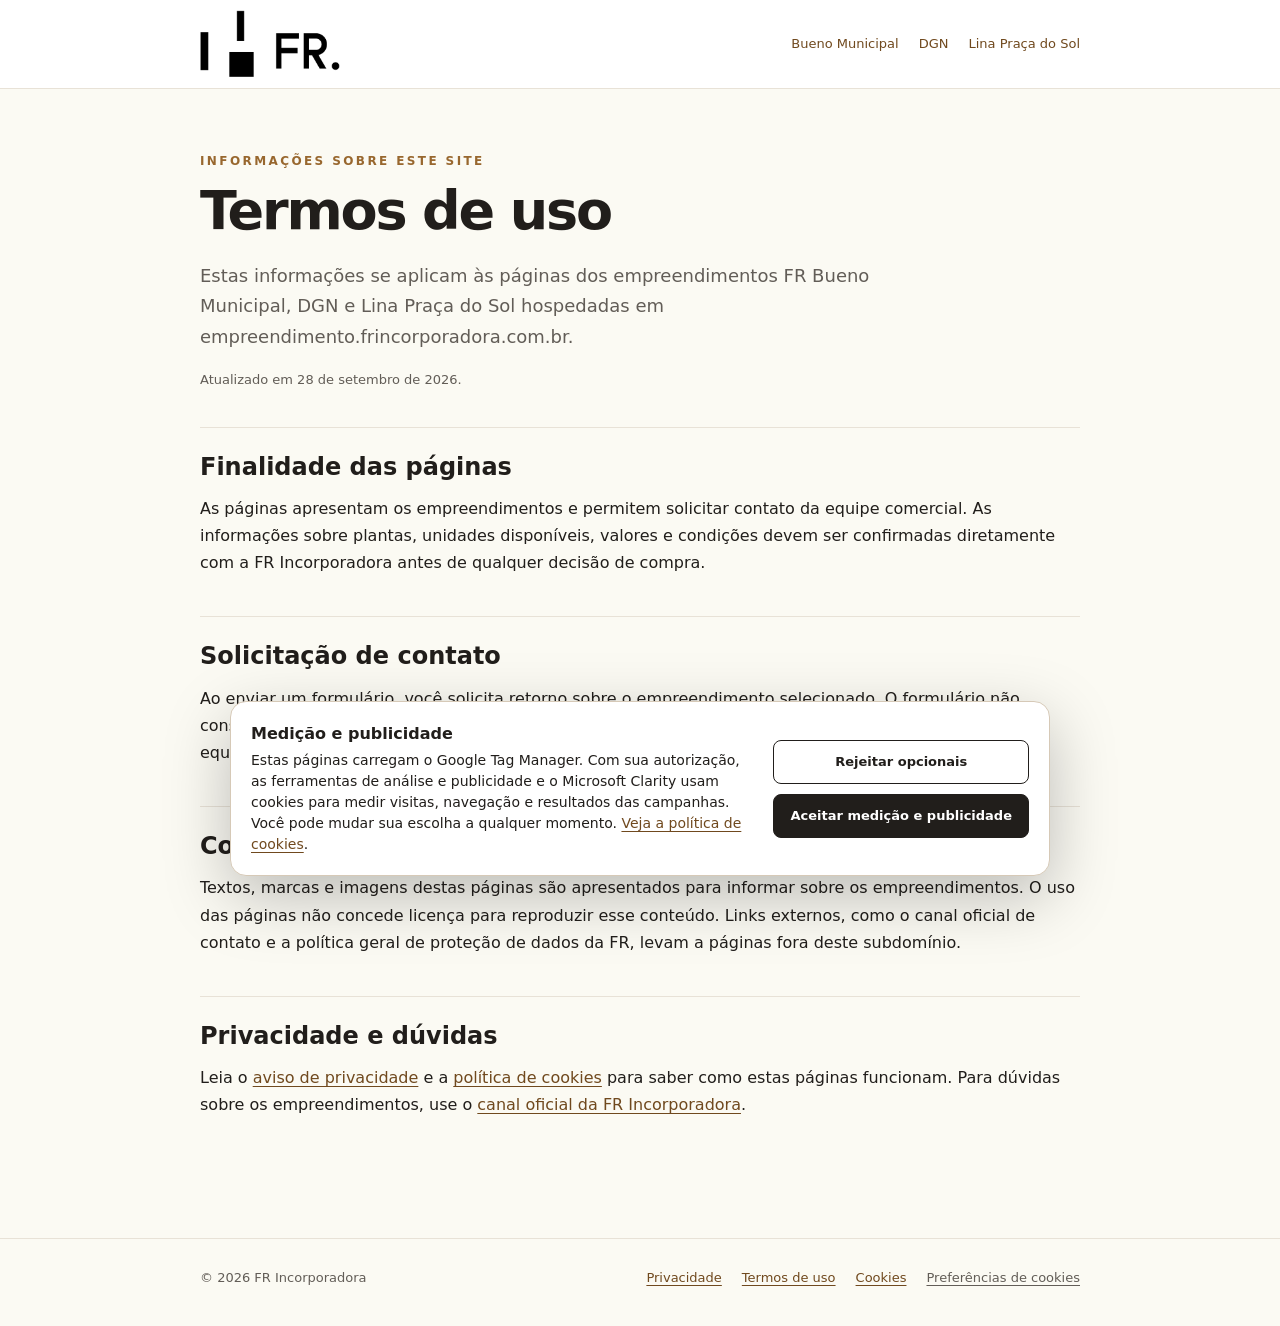
<file: termos-de-uso/index.html>
<!doctype html>
<html lang="pt-BR">
<head>
  <meta charset="utf-8">
  <meta name="viewport" content="width=device-width, initial-scale=1">
  <meta name="robots" content="index,follow">
  <meta name="description" content="Informações sobre o uso das páginas dos empreendimentos FR Bueno Municipal, DGN e Lina Praça do Sol.">
  <link rel="canonical" href="https://empreendimento.frincorporadora.com.br/termos-de-uso/">
  <link rel="icon" type="image/svg+xml" href="../bueno/favicon.svg">
  <link rel="stylesheet" href="../legal.css">
  <link rel="stylesheet" href="../gtm-consent.css">
  <script src="../gtm-consent.js" defer></script>
  <title>Termos de uso | Empreendimentos FR Incorporadora</title>
</head>
<body>
  <header class="site-header"><div class="wrap"><a class="brand" href="../bueno/" aria-label="FR Incorporadora"><img src="../bueno/images/marca-fr.png" alt="FR Incorporadora"></a><nav aria-label="Empreendimentos"><a href="../bueno/">Bueno Municipal</a><a href="../dgn/">DGN</a><a href="../lina/">Lina Praça do Sol</a></nav></div></header>
  <main class="wrap">
    <p class="eyebrow">Informações sobre este site</p>
    <h1>Termos de uso</h1>
    <p class="intro">Estas informações se aplicam às páginas dos empreendimentos FR Bueno Municipal, DGN e Lina Praça do Sol hospedadas em empreendimento.frincorporadora.com.br.</p>
    <p class="updated">Atualizado em 28 de setembro de 2026.</p>
    <section><h2>Finalidade das páginas</h2><p>As páginas apresentam os empreendimentos e permitem solicitar contato da equipe comercial. As informações sobre plantas, unidades disponíveis, valores e condições devem ser confirmadas diretamente com a FR Incorporadora antes de qualquer decisão de compra.</p></section>
    <section><h2>Solicitação de contato</h2><p>Ao enviar um formulário, você solicita retorno sobre o empreendimento selecionado. O formulário não constitui proposta aceita, reserva de unidade ou contrato. Forneça dados de contato corretos para que a equipe possa responder.</p></section>
    <section><h2>Conteúdo e links</h2><p>Textos, marcas e imagens destas páginas são apresentados para informar sobre os empreendimentos. O uso das páginas não concede licença para reproduzir esse conteúdo. Links externos, como o canal oficial de contato e a política geral de proteção de dados da FR, levam a páginas fora deste subdomínio.</p></section>
    <section><h2>Privacidade e dúvidas</h2><p>Leia o <a href="../politica-de-privacidade/">aviso de privacidade</a> e a <a href="../politica-de-cookies/">política de cookies</a> para saber como estas páginas funcionam. Para dúvidas sobre os empreendimentos, use o <a href="https://frincorporadora.com.br/fale-conosco/">canal oficial da FR Incorporadora</a>.</p></section>
  </main>
  <footer><div class="wrap"><span>© 2026 FR Incorporadora</span><nav aria-label="Informações legais"><a href="../politica-de-privacidade/">Privacidade</a><a href="../termos-de-uso/" aria-current="page">Termos de uso</a><a href="../politica-de-cookies/">Cookies</a><button type="button" data-cookie-settings>Preferências de cookies</button></nav></div></footer>
</body>
</html>
</file>
<file: bueno-obrigado/style.css>
:root{--cream:#FBFAF3;--ink:#211E1B;--wine:#240F10;--gold:#E7BC84;--muted:#5C554D}
    *{box-sizing:border-box}
    body{margin:0;background:var(--cream);color:var(--ink);font:400 16px/1.65 'Space Grotesk',sans-serif;-webkit-font-smoothing:antialiased}
    a{color:inherit}
    .shell{width:min(1200px,100% - 40px);margin:auto}
    header{border-bottom:1px solid #E8E2D5;background:var(--cream)}
    header .shell{min-height:88px;display:flex;align-items:center;justify-content:space-between;gap:20px}
    .brand img{display:block;width:210px;max-width:52vw;height:auto}
    .top-link{font-size:12px;font-weight:600;letter-spacing:.13em;text-decoration:none;text-transform:uppercase;border-bottom:1px solid currentColor}
    main{padding:44px 0 72px}
    .stage{display:grid;grid-template-columns:1fr;overflow:hidden;border-radius:22px;background:#fff;box-shadow:0 32px 80px -58px rgba(33,30,27,.45)}
    .copy{padding:48px 30px 54px;align-self:center}
    .eyebrow{margin:0 0 24px;color:#A36F36;font-size:12px;font-weight:700;letter-spacing:.25em;text-transform:uppercase}
    .mark{display:grid;place-items:center;width:58px;height:58px;border:1px solid var(--gold);border-radius:50%;color:#A36F36;font-size:29px;line-height:1}
    h1{max-width:650px;margin:28px 0 22px;font-size:clamp(42px,7vw,78px);font-weight:500;letter-spacing:-.055em;line-height:1.04}
    h1 em{color:#A36F36;font-family:'Instrument Serif',serif;font-weight:400;letter-spacing:-.015em}
    .lead{max-width:570px;margin:0;color:var(--muted);font-size:clamp(16px,2vw,18px)}
    .actions{display:flex;flex-wrap:wrap;align-items:center;gap:20px 28px;margin-top:36px}
    .button{display:inline-flex;align-items:center;justify-content:center;gap:14px;min-height:54px;padding:15px 29px;border-radius:100px;background:var(--ink);color:#fff;font-size:12px;font-weight:600;letter-spacing:.12em;text-decoration:none;text-transform:uppercase}
    .button:hover,.button:focus-visible{background:#A36F36}
    .text-link{font-size:13px;font-weight:600;text-underline-offset:4px}
    .visual{position:relative;min-height:340px;background:var(--wine)}
    .visual img{display:block;width:100%;height:100%;min-height:340px;object-fit:cover}
    .visual::after{content:"";position:absolute;inset:0;background:linear-gradient(180deg,transparent 45%,rgba(36,15,16,.72))}
    .visual span{position:absolute;z-index:1;right:30px;bottom:25px;color:#fff;font-family:'Instrument Serif',serif;font-size:30px;font-style:italic}
    footer{padding:0 0 30px;color:var(--muted);font-size:12px}
    @media(min-width:900px){main{padding:36px 0 70px}.stage{grid-template-columns:1.1fr .9fr;min-height:560px}.copy{padding:52px clamp(50px,6vw,90px)}.visual,.visual img{min-height:560px}}
    @media(max-width:370px){.top-link{font-size:10px}.brand img{width:160px}}
</file>
<file: legal-links.css>
.legal-links{display:flex;flex-wrap:wrap;align-items:center;gap:8px 18px;font-size:12px;line-height:1.6}
.legal-links a{color:inherit;text-decoration:underline;text-underline-offset:3px}
.legal-links a:focus-visible{outline:2px solid currentColor;outline-offset:3px}
footer.shell .legal-links,footer .shell .legal-links{margin-top:12px}
</file>
<file: gtm-consent.css>
.fr-consent[hidden]{display:none}
.fr-consent{position:fixed;z-index:10000;right:12px;bottom:12px;left:12px;display:flex;flex-direction:column;gap:16px;max-width:820px;margin:auto;padding:20px;border:1px solid #d6c9b7;border-radius:16px;background:#fff;color:#211e1b;box-shadow:0 20px 65px rgba(0,0,0,.25);font:400 14px/1.5 system-ui,-apple-system,BlinkMacSystemFont,"Segoe UI",sans-serif}
.fr-consent strong{display:block;margin-bottom:4px;font-size:16px}
.fr-consent p{margin:0}
.fr-consent a{color:#70491e;text-decoration:underline;text-underline-offset:3px}
.fr-consent__actions{display:flex;flex-wrap:wrap;gap:10px}
.fr-consent button{min-height:44px;padding:10px 16px;border:1px solid #211e1b;border-radius:8px;background:#fff;color:#211e1b;font:600 13px/1.35 system-ui,-apple-system,BlinkMacSystemFont,"Segoe UI",sans-serif;cursor:pointer}
.fr-consent button[data-consent="accepted"]{background:#211e1b;color:#fff}
.fr-consent button:focus-visible,[data-cookie-settings]:focus-visible{outline:3px solid #98672e;outline-offset:3px}
[data-cookie-settings]{padding:0;border:0;background:none;color:inherit;font:inherit;text-decoration:underline;text-underline-offset:3px;cursor:pointer}
@media(min-width:680px){.fr-consent{right:24px;bottom:24px;left:24px;flex-direction:row;align-items:center}.fr-consent__copy{flex:1}.fr-consent__actions{flex-direction:column;min-width:210px}}
</file>
<file: dgn-obrigado/style.css>
:root{--pink:#FFEFF2;--coral:#F55E45;--deep:#240F10;--lime:#DEE575;--muted:#5F5352}
    *{box-sizing:border-box}
    body{margin:0;background:var(--pink);color:var(--deep);font:400 16px/1.65 'Montserrat',sans-serif;-webkit-font-smoothing:antialiased}
    a{color:inherit}
    .shell{width:min(1180px,100% - 40px);margin:auto}
    header .shell{min-height:98px;display:flex;align-items:center;justify-content:space-between;gap:20px}
    .brand img{display:block;width:70px;height:70px;object-fit:contain;border-radius:12px}
    .top-link{font:600 12px 'Space Grotesk',sans-serif;letter-spacing:.11em;text-decoration:none;text-transform:uppercase}
    .top-link:hover,.top-link:focus-visible{text-decoration:underline}
    main{padding:28px 0 72px}
    .stage{display:grid;grid-template-columns:1fr;gap:0;overflow:hidden;border-radius:28px;background:#fff;box-shadow:0 32px 80px -55px rgba(36,15,16,.28)}
    .copy{padding:46px 30px 54px}
    .eyebrow{display:inline-flex;align-items:center;gap:9px;margin:0 0 22px;color:var(--coral);font:700 12px 'Space Grotesk',sans-serif;letter-spacing:.18em;text-transform:uppercase}
    .eyebrow::before{content:"";width:20px;height:2px;background:var(--coral)}
    .mark{display:grid;place-items:center;width:66px;height:66px;border-radius:20px;background:var(--lime);color:var(--deep);font:700 32px 'Space Grotesk',sans-serif;transform:rotate(-7deg)}
    h1{max-width:680px;margin:28px 0 20px;font:600 clamp(40px,7vw,76px)/1.02 'Space Grotesk',sans-serif;letter-spacing:-.055em}
    h1 span{color:var(--coral)}
    .lead{max-width:570px;margin:0;color:var(--muted);font-size:clamp(16px,2vw,18px)}
    .actions{display:flex;flex-wrap:wrap;align-items:center;gap:18px 28px;margin-top:36px}
    .button{display:inline-flex;align-items:center;justify-content:center;gap:16px;min-height:56px;padding:15px 30px;border-radius:100px;background:var(--coral);color:#fff;font:600 13px 'Space Grotesk',sans-serif;letter-spacing:.1em;text-decoration:none;text-transform:uppercase}
    .button:hover,.button:focus-visible{background:var(--deep)}
    .text-link{font:600 13px 'Space Grotesk',sans-serif;text-underline-offset:4px}
    .visual{position:relative;min-height:340px;background:var(--deep)}
    .visual img{display:block;width:100%;height:100%;min-height:340px;object-fit:cover}
    .visual::after{content:"";position:absolute;inset:0;background:linear-gradient(180deg,transparent 45%,rgba(36,15,16,.78))}
    .visual span{position:absolute;z-index:1;left:30px;bottom:26px;color:var(--lime);font:600 18px 'Space Grotesk',sans-serif;letter-spacing:.03em}
    footer{padding:0 0 30px;color:var(--muted);font-size:12px}
    @media(min-width:900px){main{padding:28px 0 70px}.stage{grid-template-columns:1.08fr .92fr;min-height:560px}.copy{padding:48px clamp(50px,6vw,88px);align-self:center}.visual,.visual img{min-height:560px}}
</file>
<file: lina-obrigado/style.css>
:root{--ink:#0F0F0F;--red:#DC433C;--muted:#555;--white:#fff}
    *{box-sizing:border-box}
    body{margin:0;background:#fff;color:var(--ink);font:400 16px/1.65 'Manrope',sans-serif;-webkit-font-smoothing:antialiased}
    a{color:inherit}
    .shell{width:min(1180px,100% - 40px);margin:auto}
    header{background:var(--ink);color:#fff}
    header .shell{min-height:92px;display:flex;align-items:center;justify-content:space-between;gap:20px}
    .brand img{display:block;width:175px;max-width:48vw;height:auto}
    .top-link{font-size:11px;font-weight:700;letter-spacing:.16em;text-decoration:none;text-transform:uppercase}
    .top-link:hover,.top-link:focus-visible{text-decoration:underline}
    main{padding:40px 0 72px}
    .stage{display:grid;grid-template-columns:1fr;border-top:4px solid var(--red)}
    .copy{padding:54px 4px 55px}
    .eyebrow{display:flex;align-items:center;gap:14px;margin:0 0 28px;color:var(--red);font-size:11px;font-weight:800;letter-spacing:.25em;text-transform:uppercase}
    .eyebrow::before{content:"";width:32px;height:1px;background:var(--red)}
    .mark{display:grid;place-items:center;width:54px;height:54px;border:1px solid var(--red);color:var(--red);font-size:27px}
    h1{max-width:670px;margin:28px 0 20px;font-size:clamp(42px,6vw,68px);font-weight:300;letter-spacing:-.055em;line-height:1.08}
    h1 strong{font-weight:700;color:var(--red)}
    .lead{max-width:560px;margin:0;color:var(--muted);font-size:clamp(16px,2vw,18px)}
    .actions{display:flex;flex-wrap:wrap;align-items:center;gap:20px 30px;margin-top:38px}
    .button{display:inline-flex;align-items:center;justify-content:center;gap:14px;min-height:56px;padding:16px 29px;background:var(--red);color:#fff;font-size:12px;font-weight:800;letter-spacing:.14em;text-decoration:none;text-transform:uppercase}
    .button:hover,.button:focus-visible{background:#A82722}
    .text-link{font-size:13px;font-weight:700;text-underline-offset:4px}
    .visual{min-height:340px;background:var(--ink)}
    .visual img{display:block;width:100%;height:100%;min-height:340px;object-fit:cover}
    footer{border-top:1px solid #E7E2DE;padding:24px 0 32px;color:#777;font-size:12px}
    @media(min-width:900px){main{padding:36px 0 70px}.stage{grid-template-columns:1fr 1fr;min-height:560px}.copy{align-self:center;padding:44px clamp(50px,6vw,88px) 44px 0}.visual,.visual img{min-height:560px}}
</file>
<file: lead-form.css>
.form-card .lgpd a,
.form-card .form-help a {
  color: inherit;
  text-decoration: underline;
  text-underline-offset: 2px;
}

.form-card .form-status {
  margin: 14px 0 0;
  font-size: 14px;
  line-height: 1.5;
}

.form-card .form-status:empty {
  display: none;
}

.form-card .form-status[data-state="success"] {
  color: #176b42;
}

.form-card .form-status[data-state="error"] {
  color: #a92721;
}

.form-card .form-help {
  margin: 12px 0 0;
  font-size: 12px;
  line-height: 1.5;
  opacity: .8;
}

.form-card .btn:disabled {
  cursor: wait;
  opacity: .65;
}
</file>
<file: lina/style.css>
:root{
    --primary:#DC433C;
    --primary-deep:#A82722;
    --ink:#0F0F0F;
    --bg:#FFFFFF;
    --surface:#F5F2F0;
    --surface-2:#FCFBFB;
    --t1:#0F0F0F;
    --t2:#4B4B4B;
    --t3:#8B8B8B;
    --border:#E7E2DE;
    --border-dark:rgba(255,255,255,.14);
    --radius:2px;
    --ease:cubic-bezier(.22,.61,.36,1);
  }
  *{margin:0;padding:0;box-sizing:border-box}
  html{scroll-behavior:smooth}
  body{
    font-family:'Manrope',sans-serif;
    font-weight:400;
    color:var(--t1);
    background:var(--bg);
    line-height:1.6;
    -webkit-font-smoothing:antialiased;
  }
  img{display:block;max-width:100%}
  a{text-decoration:none;color:inherit}

  .wrap{max-width:1200px;margin:0 auto;padding:0 48px}

  /* ---------- Reveal animation ---------- */
  .reveal{opacity:0;transform:translateY(28px);transition:opacity .9s var(--ease),transform .9s var(--ease)}
  .reveal.in{opacity:1;transform:none}
  @media (prefers-reduced-motion:reduce){
    html{scroll-behavior:auto}
    .reveal{opacity:1;transform:none;transition:none}
  }

  /* ---------- Buttons ---------- */
  .btn{
    display:inline-flex;align-items:center;justify-content:center;gap:14px;
    background:var(--primary);color:#fff;
    font-family:'Manrope',sans-serif;
    font-size:13px;font-weight:700;letter-spacing:.18em;text-transform:uppercase;
    padding:20px 40px;border:none;border-radius:var(--radius);cursor:pointer;
    transition:background .3s var(--ease),transform .3s var(--ease);
  }
  .btn:hover{background:var(--primary-deep);transform:translateY(-2px)}
  .btn .arr{font-weight:400;font-size:15px;transition:transform .3s var(--ease)}
  .btn:hover .arr{transform:translateX(4px)}
  .btn--ghost{
    background:transparent;color:var(--ink);
    box-shadow:inset 0 0 0 1px var(--ink);
  }
  .btn--ghost:hover{background:var(--ink);color:#fff}

  /* ---------- Section scaffolding ---------- */
  section{padding:110px 0;position:relative}
  .sec-head{display:flex;align-items:baseline;gap:28px;margin-bottom:28px}
  .sec-num{
    font-size:12px;font-weight:600;letter-spacing:.3em;color:var(--primary);
    white-space:nowrap;
  }
  h1,h2{font-weight:300;line-height:1.14;letter-spacing:-.01em}
  h2{font-size:clamp(30px,4vw,48px)}
  h2 em{font-style:normal;color:var(--primary)}
  .lead{font-size:17px;color:var(--t2);max-width:640px}
  strong{font-weight:700}

  /* ---------- Header ---------- */
  header{
    position:fixed;top:0;left:0;right:0;z-index:100;
    background:rgba(255,255,255,.88);
    backdrop-filter:blur(14px);-webkit-backdrop-filter:blur(14px);
    border-bottom:1px solid var(--border);
    transition:box-shadow .3s;
  }
  header .wrap{display:flex;align-items:center;justify-content:space-between;height:84px}
  .brand img{height:42px;width:auto;filter:brightness(0)}
  header .btn{padding:14px 26px;font-size:11px}

  /* ---------- Hero ---------- */
  .hero{
    min-height:100svh;
    display:flex;flex-direction:column;justify-content:flex-end;
    padding:0;color:#fff;position:relative;isolation:isolate;
  }
  .hero-bg{
    position:absolute;inset:0;z-index:-1;
    background:url("images/hero-aerea.jpg") center 35%/cover no-repeat;
  }
  .hero-bg::after{
    content:"";position:absolute;inset:0;
    background:
      linear-gradient(180deg,rgba(10,8,8,.5) 0%,rgba(10,8,8,.25) 40%,rgba(10,8,8,.85) 100%),
      linear-gradient(90deg,rgba(10,8,8,.65) 0%,rgba(10,8,8,.12) 72%);
  }
  .hero .wrap{padding-top:180px;padding-bottom:96px}
  .hero-kicker{
    display:inline-flex;align-items:center;
    font-size:12px;font-weight:600;letter-spacing:.32em;text-transform:uppercase;
    color:rgba(255,255,255,.85);margin-bottom:30px;
  }
  .hero h1{
    font-size:clamp(34px,5.2vw,64px);
    max-width:840px;color:#fff;
  }
  .hero h1 em{font-style:normal;color:#fff;position:relative;white-space:nowrap}
  .hero h1 em::after{
    content:"";position:absolute;left:0;right:0;bottom:6px;height:10px;
    background:var(--primary);opacity:.85;z-index:-1;
  }
  .hero p{
    margin-top:28px;font-size:17px;font-weight:300;line-height:1.7;
    color:rgba(255,255,255,.88);max-width:600px;
  }
  .hero .btn{margin-top:40px}

  /* ---------- Stats bar (hero copy) ---------- */
  .stats{
    background:var(--ink);color:#fff;padding:0;
  }
  .stats-grid{
    display:grid;grid-template-columns:repeat(4,1fr);
  }
  .stat{
    padding:44px 32px;border-left:1px solid var(--border-dark);
    display:flex;flex-direction:column;gap:6px;justify-content:center;
  }
  .stat:first-child{border-left:none}
  .stat .s-label{
    font-size:15px;font-weight:500;letter-spacing:.02em;line-height:1.4;color:#fff;
  }
  .stat svg{
    width:28px;height:28px;stroke:var(--primary);fill:none;
    stroke-width:1.5;stroke-linecap:round;stroke-linejoin:round;
    margin-bottom:14px;
  }

  /* ---------- Empreendimento (split) ---------- */
  .emp{background:var(--bg)}
  .emp-grid{display:grid;grid-template-columns:1.05fr .95fr;gap:80px;align-items:center}
  .emp-photo{position:relative}
  .emp-photo img{
    width:100%;height:640px;object-fit:cover;border-radius:var(--radius);
  }
  .emp-photo::after{
    content:"";position:absolute;left:-22px;bottom:-22px;width:180px;height:180px;
    border:1px solid var(--primary);z-index:-1;
  }
  .feat-list{
    margin-top:44px;display:grid;grid-template-columns:1fr 1fr;gap:0;
    border-top:1px solid var(--border);
  }
  .feat{
    display:flex;align-items:center;gap:14px;
    padding:18px 8px;border-bottom:1px solid var(--border);
    font-size:15px;font-weight:600;
  }
  .feat i{
    flex:none;width:8px;height:8px;background:var(--primary);border-radius:50%;
  }
  .emp .btn{margin-top:44px}

  /* ---------- Plantas ---------- */
  .plantas{background:var(--surface)}
  .plantas .lead{margin-bottom:8px}
  .tip-grid{
    display:grid;grid-template-columns:repeat(3,1fr);gap:28px;margin-top:56px;
  }
  .tip-card{
    background:var(--bg);border:1px solid var(--border);border-radius:var(--radius);
    padding:44px 36px;display:flex;flex-direction:column;gap:16px;
    transition:transform .35s var(--ease),box-shadow .35s var(--ease);
  }
  .tip-card:hover{transform:translateY(-6px);box-shadow:0 24px 48px -24px rgba(15,15,15,.18)}
  .tip-card .m2{
    font-size:clamp(34px,3vw,44px);font-weight:200;letter-spacing:-.02em;line-height:1;
  }
  .tip-card .m2 small{font-size:.5em;font-weight:300}
  .tip-card p{font-size:15px;color:var(--t2);line-height:1.7}
  .tip-card--dark{background:var(--ink);color:#fff;border-color:var(--ink)}
  .tip-card--dark p{color:rgba(255,255,255,.78)}
  .plan-figs{
    display:grid;grid-template-columns:repeat(3,1fr);gap:28px;margin-top:28px;
  }
  .plan-figs figure{
    background:var(--bg);border:1px solid var(--border);border-radius:var(--radius);
    padding:20px;
  }
  .plan-figs img{
    width:100%;aspect-ratio:1/1;object-fit:contain;
  }
  .plan-figs figcaption{
    margin-top:14px;font-size:11px;font-weight:600;letter-spacing:.22em;
    text-transform:uppercase;color:var(--t3);text-align:center;
  }
  .plantas .btn{margin-top:52px}

  /* ---------- Conforto nos detalhes ---------- */
  .conf-grid{
    display:grid;grid-template-columns:repeat(3,1fr);gap:24px;margin-top:56px;
  }
  .conf-card{
    border:1px solid var(--border);border-radius:var(--radius);
    background:var(--bg);overflow:hidden;
    transition:transform .35s var(--ease),box-shadow .35s var(--ease);
  }
  .conf-card:hover{transform:translateY(-6px);box-shadow:0 24px 48px -24px rgba(15,15,15,.14)}
  .conf-media{position:relative}
  .conf-media img{width:100%;height:200px;object-fit:cover}
  .conf-ico{
    position:absolute;left:28px;bottom:-27px;
    width:54px;height:54px;border-radius:50%;background:var(--primary);
    display:flex;align-items:center;justify-content:center;
    box-shadow:0 10px 24px -8px rgba(220,67,60,.55);
  }
  .conf-ico svg{
    width:24px;height:24px;stroke:#fff;fill:none;
    stroke-width:1.5;stroke-linecap:round;stroke-linejoin:round;
  }
  .conf-body{padding:46px 28px 34px}
  .conf-body h3{font-size:17px;font-weight:700;margin-bottom:8px;line-height:1.35}
  .conf-body p{font-size:14.5px;color:var(--t2);line-height:1.65}

  /* ---------- Lazer ---------- */
  .lazer{background:var(--surface)}
  .lazer-head{display:grid;grid-template-columns:1.1fr .9fr;gap:64px;align-items:end;margin-bottom:56px}
  .lazer-head .lead{max-width:none;line-height:1.8}
  .gal{
    display:grid;grid-template-columns:repeat(4,1fr);grid-auto-rows:230px;gap:14px;
  }
  .gal figure{position:relative;overflow:hidden;border-radius:var(--radius)}
  .gal img{width:100%;height:100%;object-fit:cover;transition:transform .8s var(--ease)}
  .gal figure:hover img{transform:scale(1.05)}
  .gal figcaption{
    position:absolute;left:0;right:0;bottom:0;
    padding:36px 18px 14px;
    font-size:10px;font-weight:700;letter-spacing:.24em;text-transform:uppercase;color:#fff;
    background:linear-gradient(180deg,transparent,rgba(10,8,8,.72));
  }
  .gal .tall{grid-row:span 2}
  .gal .wide{grid-column:span 2}
  .lazer-items{
    display:grid;grid-template-columns:repeat(5,1fr);gap:28px;margin:0 0 56px;
  }
  .lz-item{border-top:1px solid var(--border);padding-top:24px}
  .lz-item svg{
    width:28px;height:28px;stroke:var(--primary);fill:none;
    stroke-width:1.5;stroke-linecap:round;stroke-linejoin:round;
    margin-bottom:16px;
  }
  .lz-item h3{font-size:16px;font-weight:700;margin-bottom:8px;line-height:1.35}
  .lz-item p{font-size:14px;color:var(--t2);line-height:1.6}
  .lazer-cta{display:flex;justify-content:center;margin-top:56px}

  /* ---------- Pronto para morar ---------- */
  .pronto{
    background:var(--ink);color:#fff;isolation:isolate;overflow:hidden;
  }
  .pronto::before{
    content:"";position:absolute;inset:0;z-index:-1;
    background:url("images/fachada-lobby.jpg") center/cover no-repeat;
    opacity:.28;
  }
  .pronto-sub{
    margin-top:22px;font-size:clamp(19px,2.2vw,26px);font-weight:300;
    color:#fff;line-height:1.4;
  }
  .pronto::after{
    content:"";position:absolute;inset:0;z-index:-1;
    background:linear-gradient(90deg,rgba(10,8,8,.92) 30%,rgba(10,8,8,.55));
  }
  .pronto .sec-num{color:var(--primary)}
  .pronto h2{color:#fff;max-width:760px}
  .pronto p{
    margin-top:26px;font-size:17px;font-weight:300;line-height:1.8;
    color:rgba(255,255,255,.85);max-width:720px;
  }
  .pronto .btn{margin-top:44px}

  /* ---------- Form ---------- */
  .contato{background:var(--surface);padding-bottom:130px}
  .contato-grid{display:grid;grid-template-columns:1fr 1fr;gap:80px;align-items:start}
  .contato-copy{position:sticky;top:120px}
  .contato-copy .lead{margin-top:22px;line-height:1.8}
  .contato-copy .mini-fachada{
    margin-top:44px;width:100%;height:300px;object-fit:cover;object-position:center 70%;
    border-radius:var(--radius);
  }
  .form-card{
    background:var(--bg);border:1px solid var(--border);border-radius:var(--radius);
    padding:52px 48px;box-shadow:0 32px 64px -40px rgba(15,15,15,.25);
  }
  .field{margin-bottom:26px}
  .field label{
    display:block;font-size:11px;font-weight:700;letter-spacing:.2em;
    text-transform:uppercase;color:var(--t2);margin-bottom:10px;
  }
  .field input[type=text],
  .field input[type=email],
  .field input[type=tel]{
    width:100%;border:none;border-bottom:1px solid var(--border);
    background:transparent;padding:12px 2px;font-family:'Manrope',sans-serif;
    font-size:16px;color:var(--t1);outline:none;
    transition:border-color .3s;border-radius:0;
  }
  .field input:focus{border-color:var(--primary)}
  .choices{display:flex;gap:14px;flex-wrap:wrap}
  .chip{position:relative}
  .chip input{position:absolute;opacity:0;inset:0;cursor:pointer}
  .chip span{
    display:inline-flex;align-items:center;gap:10px;
    padding:13px 26px;border:1px solid var(--border);border-radius:100px;
    font-size:14px;font-weight:600;color:var(--t2);cursor:pointer;
    transition:all .25s var(--ease);
  }
  .chip span::before{
    content:"";width:8px;height:8px;border-radius:50%;
    border:1px solid var(--t3);transition:all .25s;
  }
  .chip input:checked + span{
    border-color:var(--primary);color:var(--primary);background:rgba(220,67,60,.06);
  }
  .chip input:checked + span::before{background:var(--primary);border-color:var(--primary)}
  .lgpd{display:flex;align-items:flex-start;gap:12px;margin:30px 0 34px}
  .lgpd input{
    appearance:none;-webkit-appearance:none;flex:none;
    width:18px;height:18px;border:1px solid var(--t3);border-radius:2px;
    cursor:pointer;position:relative;top:2px;transition:all .2s;
  }
  .lgpd input:checked{background:var(--primary);border-color:var(--primary)}
  .lgpd input:checked::after{
    content:"";position:absolute;left:5px;top:1.5px;width:5px;height:9px;
    border:solid #fff;border-width:0 2px 2px 0;transform:rotate(45deg);
  }
  .lgpd label{font-size:13px;color:var(--t2);cursor:pointer;line-height:1.5}
  .form-card .btn{width:100%}

  /* ---------- Footer ---------- */
  footer{background:#050505;color:#fff;padding:96px 0 40px}
  .foot{
    display:grid;grid-template-columns:1fr 1fr;gap:80px;align-items:center;
  }
  .foot-logo .foot-kicker{
    display:block;font-size:12px;font-weight:600;letter-spacing:.28em;
    text-transform:uppercase;color:rgba(255,255,255,.55);margin-bottom:24px;
  }
  .foot-logo img{width:min(220px,60%);height:auto}
  .foot-nums{display:flex;flex-direction:column;gap:26px}
  .foot-num{
    display:flex;align-items:center;gap:16px;
    font-size:17px;font-weight:400;color:#fff;line-height:1.4;
  }
  .foot-num::before{
    content:"";flex:none;width:2px;height:34px;background:var(--primary);
  }
  .foot-base{
    margin-top:72px;padding-top:28px;
    border-top:1px solid var(--border-dark);
    display:flex;align-items:center;justify-content:space-between;gap:24px;flex-wrap:wrap;
  }
  .foot-base small{
    font-size:11px;font-weight:500;letter-spacing:.14em;text-transform:uppercase;
    color:rgba(255,255,255,.45);
  }
  .foot-base small b{color:rgba(255,255,255,.8);font-weight:700}

  /* ---------- Responsive ---------- */
  @media (max-width:1024px){
    .gal{grid-auto-rows:200px}
  }
  @media (max-width:900px){
    .wrap{padding:0 28px}
    section{padding:80px 0}
    header .wrap{height:72px}
    .brand img{height:34px}
    .hero .wrap{padding-top:140px;padding-bottom:72px}
    .stats-grid{grid-template-columns:1fr 1fr}
    .stat{border-left:none;border-top:1px solid var(--border-dark);padding:30px 26px}
    .stat:nth-child(-n+2){border-top:none}
    .stat:nth-child(2n){border-left:1px solid var(--border-dark)}
    .emp-grid,.contato-grid,.lazer-head{grid-template-columns:1fr;gap:48px}
    .emp-photo img{height:440px}
    .conf-grid,.lazer-items{grid-template-columns:1fr 1fr}
    .tip-grid,.plan-figs{grid-template-columns:1fr;max-width:520px}
    .gal{grid-template-columns:1fr 1fr;grid-auto-rows:210px}
    .contato-copy{position:static}
    .foot{grid-template-columns:1fr;gap:56px}
    .foot-logo img{width:min(180px,55%)}
  }
  @media (max-width:640px){
    section{padding:64px 0}
    .wrap{padding:0 20px}
    .sec-head{flex-direction:column;gap:16px}
    .btn{width:100%;padding:18px 24px}
    header .btn{width:auto;padding:11px 14px;font-size:9px;letter-spacing:.1em;white-space:nowrap}
    .brand img{height:26px}
    .form-card{padding:36px 24px}
    .conf-grid,.lazer-items{grid-template-columns:1fr}
    .gal{grid-template-columns:1fr;grid-auto-rows:240px}
    .gal .wide,.gal .tall{grid-column:auto;grid-row:auto}
    .stats-grid{grid-template-columns:1fr}
    .stat{border-left:none !important;border-top:1px solid var(--border-dark)}
    .stat:first-child{border-top:none}
    .foot-num{font-size:15px}
    .foot-base{flex-direction:column;text-align:center}
  }

/* Estilos específicos antes aplicados nos elementos. */
.lp-style-01{padding:0}
.lp-style-02{margin-top:24px}
.lp-style-03{max-width:760px}
.lp-style-04{margin-top:18px}
.lp-style-05{transition-delay:.08s}
.lp-style-06{transition-delay:.16s}
.lp-style-07{transition-delay:.06s}
.lp-style-08{transition-delay:.12s}
.lp-style-09{transition-delay:.18s}
.lp-style-10{transition-delay:.24s}
.lp-style-11{color:var(--primary)}
</file>
<file: legal.css>
:root{color-scheme:light;--ink:#211e1b;--muted:#625d57;--line:#e8e2d7;--cream:#fbfaf3;--gold:#98672e}
*{box-sizing:border-box}
html{scroll-behavior:smooth}
body{margin:0;background:var(--cream);color:var(--ink);font:400 16px/1.7 system-ui,-apple-system,BlinkMacSystemFont,"Segoe UI",sans-serif}
a{color:#70491e;text-underline-offset:3px}
a:focus-visible{outline:3px solid var(--gold);outline-offset:4px}
.wrap{width:min(880px,calc(100% - 40px));margin:auto}
.site-header{border-bottom:1px solid var(--line);background:#fff}
.site-header .wrap{min-height:88px;padding:16px 0;display:flex;align-items:flex-start;flex-direction:column;justify-content:space-between;gap:20px}
.brand{display:inline-flex;align-items:center}
.brand img{display:block;width:140px;max-width:40vw;height:auto;filter:brightness(0)}
.site-header nav{display:flex;flex-wrap:wrap;gap:8px 20px;font-size:13px}
.site-header nav a{text-decoration:none}
main{padding:42px 0 58px}
.eyebrow{margin:0 0 10px;color:var(--gold);font-size:12px;font-weight:700;letter-spacing:.2em;text-transform:uppercase}
h1{margin:0 0 20px;font-size:clamp(34px,7vw,54px);line-height:1.1;letter-spacing:-.04em}
.intro{max-width:720px;color:var(--muted);font-size:18px}
.updated{font-size:13px;color:var(--muted)}
section{padding:24px 0;border-top:1px solid var(--line)}
section:first-of-type{margin-top:36px}
h2{margin:0 0 12px;font-size:24px;line-height:1.3}
p,ul{margin:0 0 16px}
li+li{margin-top:7px}
.note{padding:18px 22px;border-left:3px solid var(--gold);background:#fff}
footer{border-top:1px solid var(--line);padding:28px 0 36px;font-size:13px;color:var(--muted)}
footer .wrap{display:flex;flex-wrap:wrap;justify-content:space-between;gap:12px 24px}
footer nav{display:flex;flex-wrap:wrap;gap:10px 20px}
@media(min-width:621px){.site-header .wrap{padding:0;align-items:center;flex-direction:row}.site-header nav{justify-content:flex-end}main{padding:62px 0 80px}}
</file>
